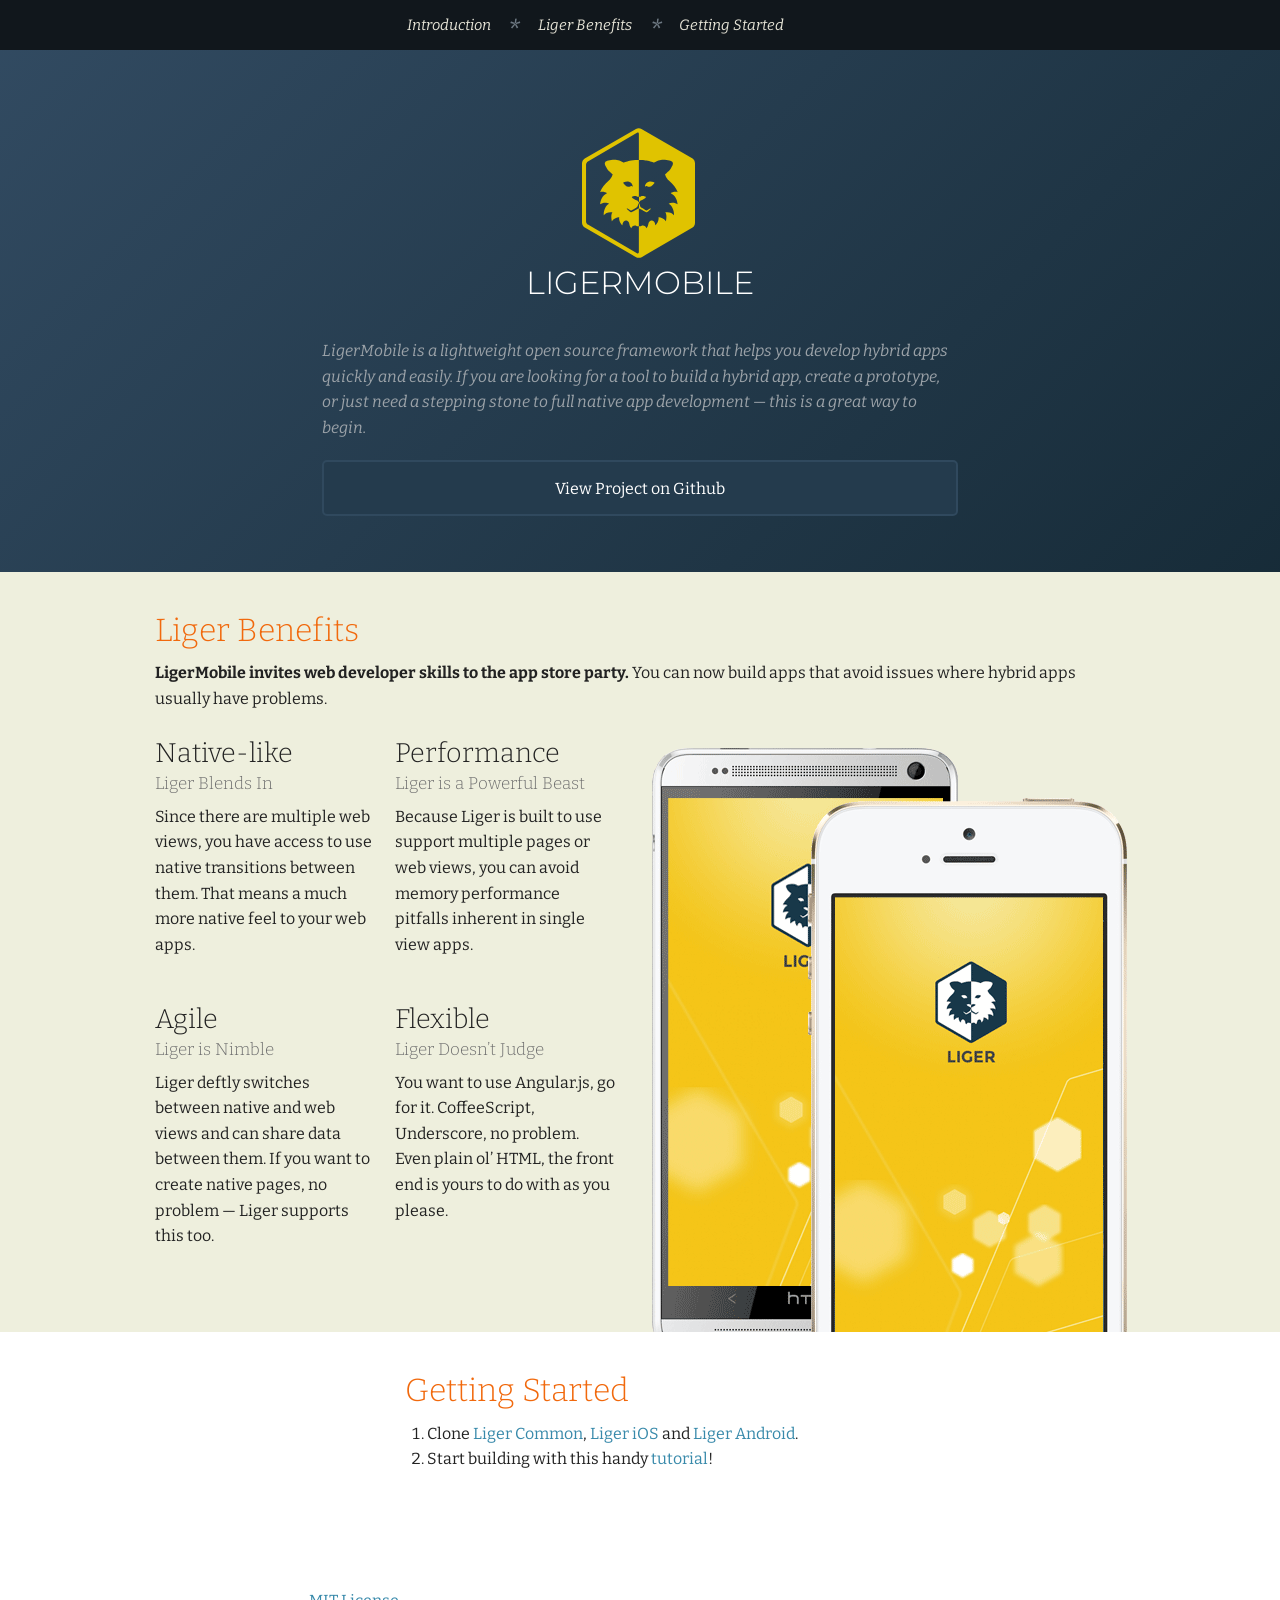
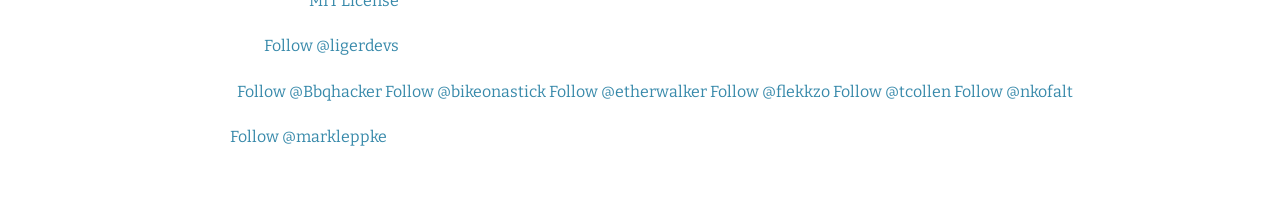
<file: index.html>
<!doctype html>

<html class="no-js" lang="en">

<html >

	<head>
		<meta charset="utf-8" />

		<meta name="viewport" content="width=device-width, initial-scale=1.0" />
		<title>LigerMobile Framework</title>
		<meta name="description" content="Liger is a lightweight open source framework that helps you develop hybrid apps quickly and easily." />
		<meta name="author" content="Mark Leppke">

		<link rel="icon" href="liger.ico" type="image/x-icon">

		<link rel="stylesheet" href="stylesheets/app.css" type="text/css"/>
		<script src="bower_components/modernizr/modernizr.js"></script>
	</head>
	<body>



<div class="fixed ">
<nav class="top-bar" data-topbar>
  <ul class="title-area">
    <li class="name">
      <h1><!--<a href="#">My Site</a>--></h1>
    </li>
    <li class="toggle-topbar menu-icon"><a href="#">Menu</a></li>
  </ul>

	<section class="top-bar-section">
		<!-- Right Nav Section -->
		<ul class="" >
			<li class="active"><a href="#Introduction">Introduction</a></li>
			<li class="bullet hide-for-small">*</li>
			<li class="active"><a href="#LigerBenefits">Liger Benefits</a></li>
			<li class="bullet hide-for-small">*</li>
			<li class="active"><a href="#GetStarted">Getting Started</a></li>
		</ul>
	</section>
</nav>
</div>



<article>


<section class="row">

	<div id="intro" class="medium-8 large-8 columns small-centered">
		<a id="Introduction"></a>
		<div ><img src="images/liger-logo.svg" /></div>
		<h1 class="text-center">LigerMobile</h1>

		<p><em>LigerMobile is a lightweight open source framework that helps you develop hybrid apps quickly and easily. If you are looking for a tool to build a hybrid app, create a prototype, or just need a stepping stone to full native app development &mdash; this is a great way to begin.</em></p>
		<p><a href="https://github.com/reachlocal/liger" class="button radius expand" id="call-to-action">View Project on Github</a></p>



	</div>
</section>

<section class="benefits" >
<div class="row">

	<div  class="medium-12 large-12 columns small-centered">

	<h2><a id="LigerBenefits"></a>Liger Benefits</h2>
	<p><strong>LigerMobile invites web developer skills to the app store party.</strong> You can now build apps that avoid issues where hybrid apps usually have problems.</p>

	<div class="row">
		<div class="medium-6 large-6 columns">
			<ul class="small-block-grid-1 medium-block-grid-1 large-block-grid-2">
			<li>
				<h3>Native-like</h3>
				<h4 class="subheader">Liger Blends In</h4>
				<p >Since there are multiple web views, you have access to use native transitions between them. That means a much more native feel to your web apps.</p></li>
			<li>
				<h3>Performance</h3>
				<h4 class="subheader">Liger is a Powerful Beast</h4>
				<p >Because Liger is built to use support multiple pages or web views, you can avoid memory performance pitfalls inherent in single view apps.</p>
			</li>
			<li>
				<h3>Agile</h3>
				<h4 class="subheader">Liger is Nimble</h4>
				<p>Liger deftly switches between native and web views and can share data between them. If you want to create native pages, no problem &mdash; Liger supports this too.</p>
			</li>
			<li>
				<h3>Flexible</h3>
				<h4 class="subheader">Liger Doesn&rsquo;t Judge</h4>
				<p>You want to use Angular.js, go for it. CoffeeScript, Underscore, no problem. Even plain ol&rsquo; HTML, the front end is yours to do with as you please.</p>
			</li>
			</ul>
		</div>
		<div class="examples">
			<img src="images/phones.png" alt="example screens" />
		</div>
	</div>
</div>

</section>

<section class="get-started">
<div class="row">
	<div class="medium-8 large-6 columns small-centered">


		<h2><a id="GetStarted"></a>Getting Started</h2>

		<ol>
			<li>Clone <a href="https://github.com/reachlocal/liger-common">Liger Common</a>, <a href="https://github.com/reachlocal/liger-ios">Liger iOS</a> and <a href="https://github.com/reachlocal/liger-android">Liger Android</a>.</li>
			<li>Start building with this handy <a href="https://github.com/reachlocal/liger/tree/master/tutorials">tutorial</a>!</li>
		</ol>

	</div>
</div>
</section>

</article>

<footer>
<div class="row">
	<div  class="medium-10 large-12 columns small-centered">

	<p>Published under the <a href="http://opensource.org/licenses/MIT">MIT License</a></p>
	<p>Maintained by <a href="https://twitter.com/ligerdevs" class="twitter-follow-button" data-show-count="false">Follow @ligerdevs</a></p>
	<p>Created by
		<a href="https://twitter.com/Bbqhacker" class="twitter-follow-button" data-show-count="false">Follow @Bbqhacker</a>
		<a href="https://twitter.com/bikeonastick" class="twitter-follow-button" data-show-count="false">Follow @bikeonastick</a>
		<a href="https://twitter.com/etherwalker" class="twitter-follow-button" data-show-count="false">Follow @etherwalker</a>
		<a href="https://twitter.com/flekkzo" class="twitter-follow-button" data-show-count="false">Follow @flekkzo</a>
		<a href="https://twitter.com/tcollen" class="twitter-follow-button" data-show-count="false">Follow @tcollen</a>
		<a href="https://twitter.com/nkofalt" class="twitter-follow-button" data-show-count="false">Follow @nkofalt</a>
	</p>
	<p>Design by <a href="https://twitter.com/markleppke" class="twitter-follow-button" data-show-count="false">Follow @markleppke</a></p>

	</div>
</div>
</footer>

<!-- Scripts -->

<!-- Twitter Button -->
<script>!function(d,s,id){var js,fjs=d.getElementsByTagName(s)[0],p=/^http:/.test(d.location)?'http':'https';if(!d.getElementById(id)){js=d.createElement(s);js.id=id;js.src=p+'://platform.twitter.com/widgets.js';fjs.parentNode.insertBefore(js,fjs);}}(document, 'script', 'twitter-wjs');</script>

<script src="bower_components/jquery/jquery.js"></script>
<script src="bower_components/foundation/js/foundation.min.js"></script>
<script src="js/app.js"></script>

</body>

</html>
</file>
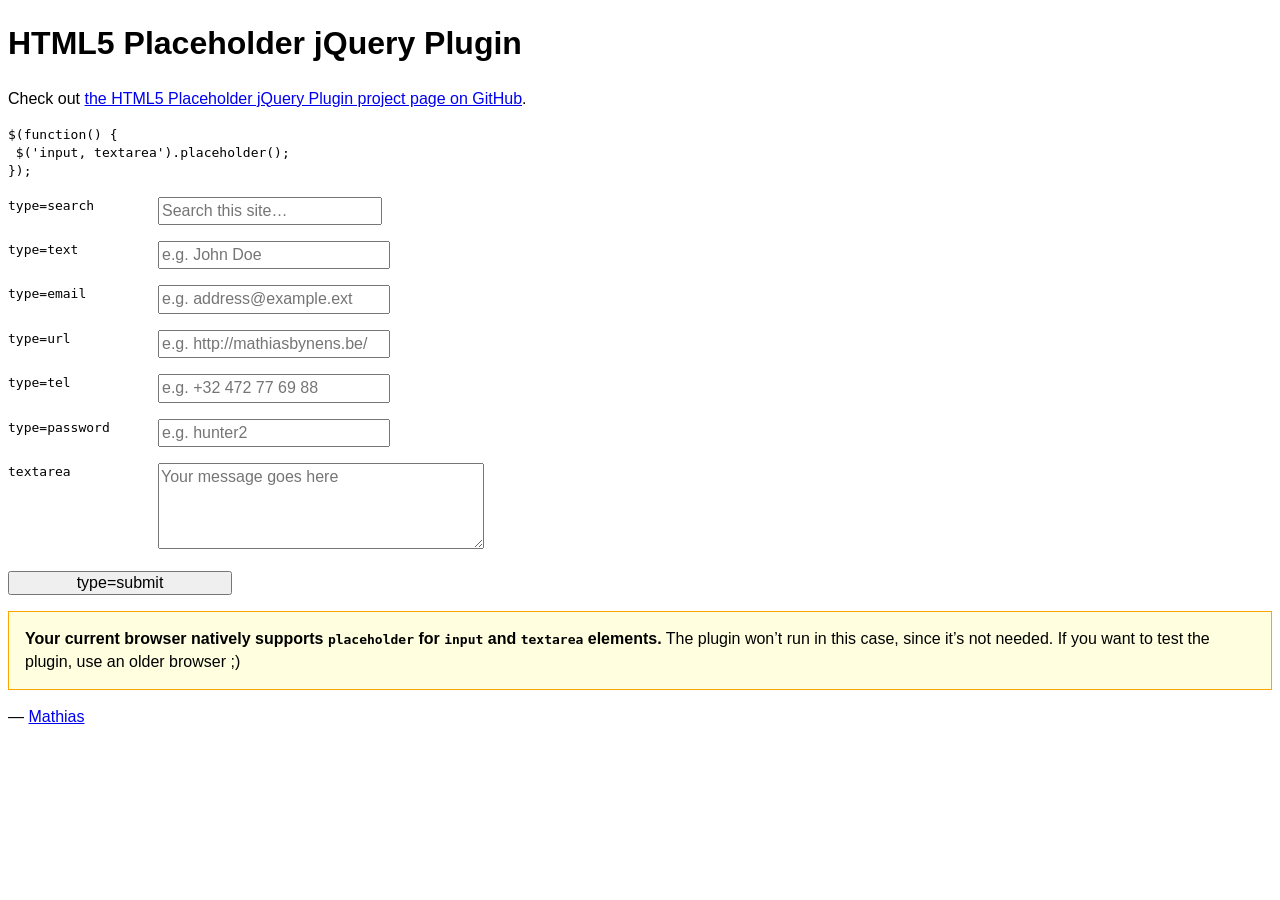
<file: bower_components/jquery-placeholder/demo.html>
<!DOCTYPE html>
<!-- If you’re looking for the online demo, it’s here: http://mathiasbynens.be/demo/placeholder -->
<html lang="en">
 <head>
  <meta charset="utf-8">
  <title>HTML5 placeholder jQuery Plugin</title>
  <style>
   body, input, textarea { font: 1em/1.4 Helvetica, Arial; }
   label code { cursor: pointer; float: left; width: 150px; }
   input { width: 14em; }
   textarea { height: 5em; width: 20em; }
   .placeholder { color: #aaa; }
   .note { border: 1px solid orange; padding: 1em; background: #ffffe0; }
    /* #p { background: lime; } */
  </style>
 </head>
 <body>
  <h1>HTML5 Placeholder jQuery Plugin</h1>
  <p>Check out <a href="https://github.com/mathiasbynens/Placeholder-jQuery-Plugin">the HTML5 Placeholder jQuery Plugin project page on GitHub</a>.</p>
  <pre><code>$(function() {<br> $('input, textarea').placeholder();<br>});</code></pre>
  <form>
   <p><label><code>type=search</code> <input type="search" name="search" placeholder="Search this site…"></label></p>
   <p><label><code>type=text</code> <input type="text" name="name" placeholder="e.g. John Doe"></label></p>
   <p><label><code>type=email</code> <input type="email" name="email" placeholder="e.g. address@example.ext"></label></p>
   <p><label><code>type=url</code> <input type="url" name="url" placeholder="e.g. http://mathiasbynens.be/"></label></p>
   <p><label><code>type=tel</code> <input type="tel" name="tel" placeholder="e.g. +32 472 77 69 88"></label></p>
   <p><label for="p"><code>type=password</code> </label><input type="password" name="password" placeholder="e.g. hunter2" id="p"></p>
   <p><label><code>textarea</code> <textarea name="message" placeholder="Your message goes here"></textarea></label></p>
   <p><input type="submit" value="type=submit"></p>
  </form>
  <p>— <a href="http://mathiasbynens.be/" title="Mathias Bynens, front-end developer">Mathias</a></p>
  <script src="http://ajax.googleapis.com/ajax/libs/jquery/1.7.2/jquery.js"></script>
  <script src="jquery.placeholder.js"></script>
  <script>
   // To test the @id toggling on password inputs in browsers that don’t support changing an input’s @type dynamically (e.g. Firefox 3.6 or IE), uncomment this:
   // $.fn.hide = function() { return this; }
   // Then uncomment the last rule in the <style> element (in the <head>).
   $(function() {
    // Invoke the plugin
    $('input, textarea').placeholder();
    // That’s it, really.
    // Now display a message if the browser supports placeholder natively
    var html;
    if ($.fn.placeholder.input && $.fn.placeholder.textarea) {
     html = '<strong>Your current browser natively supports <code>placeholder</code> for <code>input</code> and <code>textarea</code> elements.</strong> The plugin won’t run in this case, since it’s not needed. If you want to test the plugin, use an older browser ;)';
    } else if ($.fn.placeholder.input) {
     html = '<strong>Your current browser natively supports <code>placeholder</code> for <code>input</code> elements, but not for <code>textarea</code> elements.</strong> The plugin will only do its thang on the <code>textarea</code>s.';
    }
    if (html) {
     $('<p class="note">' + html + '</p>').insertAfter('form');
    }
   });
  </script>
 </body>
</html>
</file>
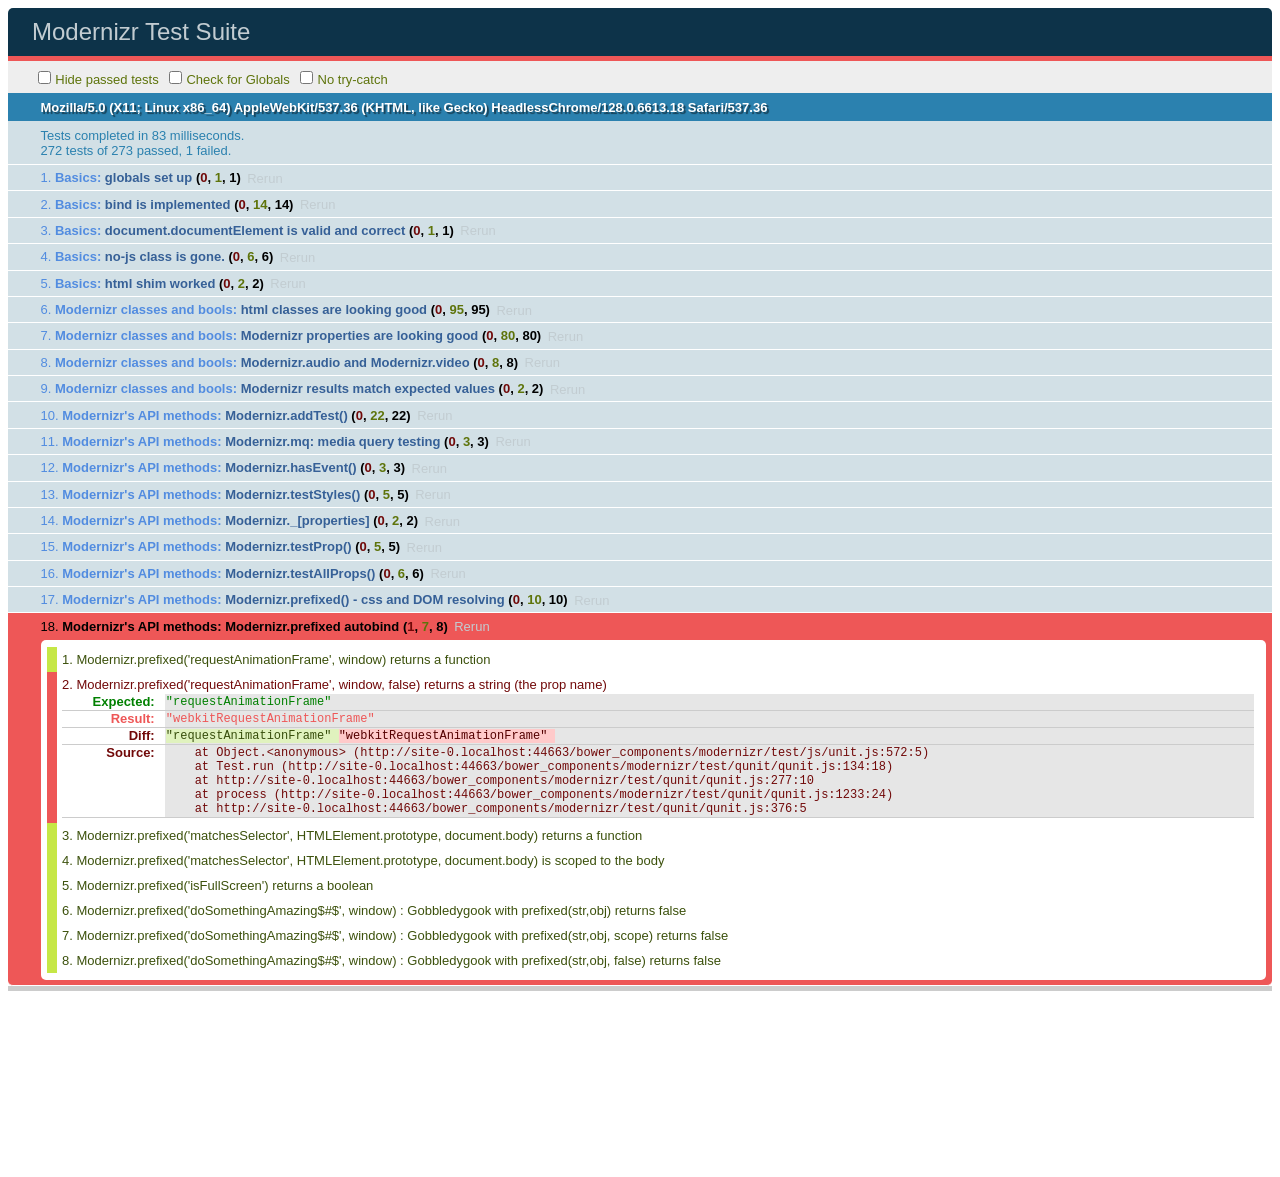
<file: bower_components/modernizr/test/basic.html>
<!DOCTYPE html>
<html class="+no-js no-js- no-js i-has-no-js">
<head>
  <meta charset="UTF-8">
  <title>Modernizr Test Suite</title>
  <link rel="stylesheet" href="qunit/qunit.css">
  <style>
     body { margin-bottom: 150px;}
     #testbed { font-family: Helvetica; color: #444; padding-bottom: 100px;}
     #testbed button { margin: 30px; font-size: 13px;}
     .data-notes, .offScreen { display:none;}
     table { width: 100%;}
     tbody tr:nth-child(even) td, tbody tr:nth-child(even) th {  border: 1px solid #ccc; border-left: 0; border-right: 0;}
     table td:nth-child(even), table th:nth-child(even) { background: #e6e6e6;}
     table tbody tr:hover td, table tbody tr:hover th { background: #e1e100!important;}
     td.wrong { background:red!important;}
     #html5section { visibility: hidden; }
     h1 label { display:none;}
     .output { padding: 0 0 0 16px;}
     .output ul { margin: 0;}
     .output li { color: #854747; }
     .output li.yes{color:#090;}
     .output li b{color:#000;}
     .output {font:14px/1.3 Inconsolata,Consolas,monospace;
                    -webkit-column-count: 5;
                       -moz-column-count: 5;
                            column-count: 5;}
      .output + .output { border-top: 5px solid #ccc; }
      textarea { width: 100%; min-height: 75px;}
      #caniusetrigger { font-size: 38px; font-family: monospace; display:block; }
  </style>

  <script src="https://raw.github.com/Modernizr/Modernizr/master/modernizr.js"></script>

  <script>window.Modernizr || document.write('<script src="../modernizr.js"><\/script>')</script>

  <script src="js/lib/polyfills.js"></script>
  <script src="js/lib/detect-global.js"></script>
  
  <script src="qunit/qunit.js"></script>
  <script src="js/lib/jquery-1.7b2.js"></script>
  
  <script src="js/setup.js"></script>
  
  <script src="js/unit.js"></script>
</head>
<body>
  <h1 id="qunit-header">Modernizr Test Suite</h1>
  <h2 id="qunit-banner"></h2>
  <div id="qunit-testrunner-toolbar"></div>
  <h2 id="qunit-userAgent"></h2>

  <ol id="qunit-tests"></ol>

  <div id="mod-output" class=output></div>
  <div id="mod-feattest-output" class=output></div>


  <br>
 
  <section><aside>this is an aside within a section</aside></section>
  
  
</body>
</html>
</file>
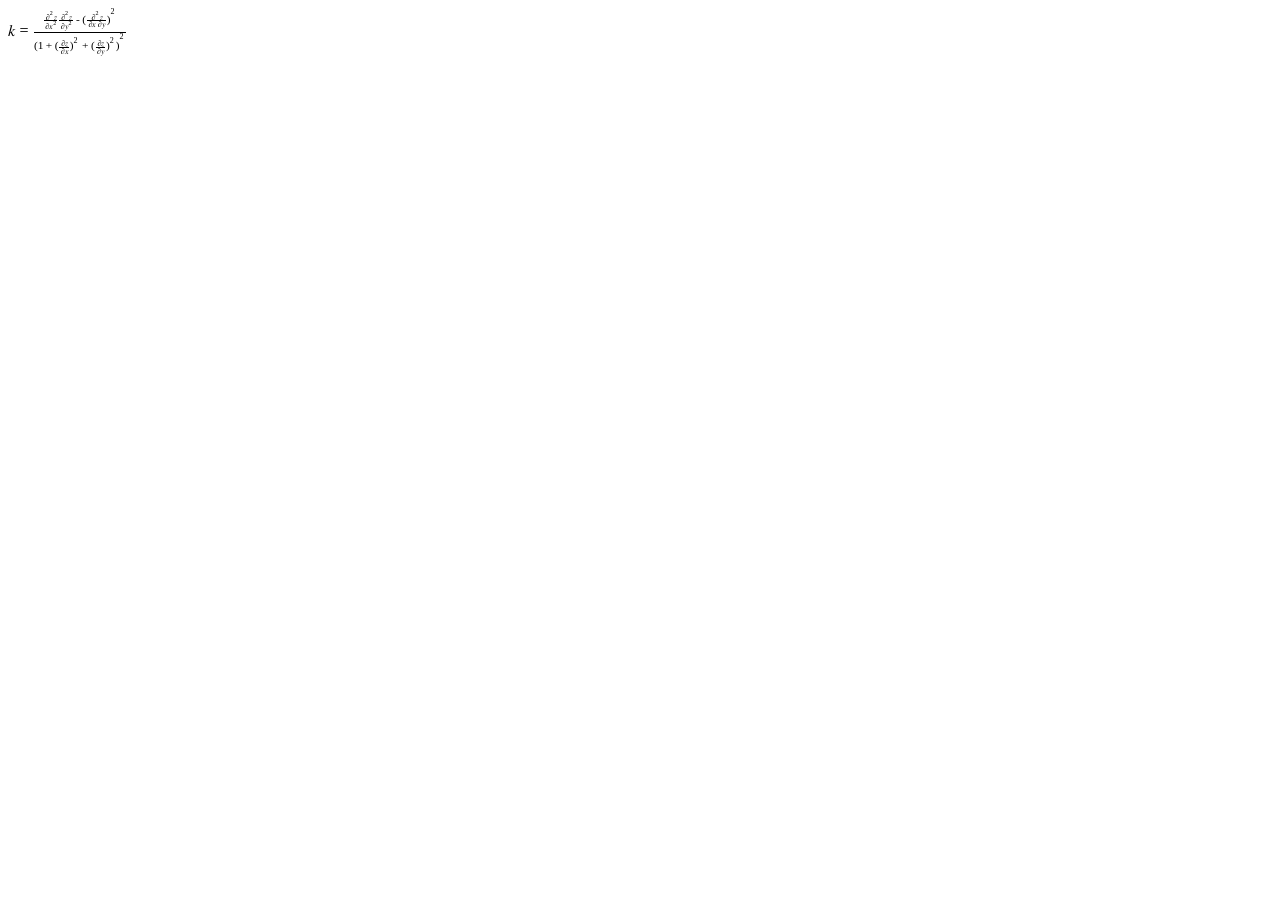
<file: bower_components/modernizr/test/caniuse_files/mathml.html>
<?xml version="1.0" encoding="utf-8"?>
<!DOCTYPE html PUBLIC "-//W3C//DTD XHTML 1.1 plus MathML 2.0//EN" "http://www.w3.org/Math/DTD/mathml2/xhtml-math11-f.dtd"><html xmlns="http://www.w3.org/1999/xhtml" xmlns:html="http://www.w3.org/1999/xhtml">
<head>
	<meta http-equiv="content-type" content="text/html; charset=utf-8" />
	<title>Untitled</title>
</head>
<body>
<math xmlns="http://www.w3.org/1998/Math/MathML">
<mrow>
  <mi>k</mi>
  <mo>=</mo>
  <mfrac>
    <mrow>
      <mfrac>
         <mrow>
          <msup>
            <mo>∂</mo>
            <mn>2</mn>
          </msup>
          <mi>z</mi>
        </mrow>
        <mrow>
          <mo>∂</mo>
          <msup>
            <mi>x</mi>
            <mn>2</mn>
          </msup>
        </mrow>
      </mfrac>
      <mfrac>
        <mrow>
          <msup>
            <mo>∂</mo>
            <mn>2</mn>
          </msup>
          <mi>z</mi>
        </mrow>
        <mrow>
          <mo>∂</mo>
          <msup>
            <mi>y</mi>
            <mn>2</mn>
          </msup>
        </mrow>
      </mfrac>
      <mo>-</mo>
      <msup>
        <mrow>
          <mo>(</mo>
          <mfrac>
            <mrow>
              <msup>
                <mo>∂</mo>
                <mn>2</mn>
              </msup>
              <mi>z</mi>
            </mrow>
            <mrow>
              <mo>∂</mo>
              <mi>x</mi>
              <mo>∂</mo>
              <mi>y</mi>
              </mrow>
          </mfrac>
          <mo>)</mo>
        </mrow>
        <mn>2</mn>
      </msup>
    </mrow>
    <mrow>
      <msup>
        <mrow>
          <mo>(</mo>
          <mn>1</mn>
          <mo>+</mo>
          <msup>
            <mrow>
              <mo>(</mo>
              <mfrac>
                <mrow>
                  <mo>∂</mo>
                  <mi>z</mi>
                </mrow>
                <mrow>
                  <mo>∂</mo>
                  <mi>x</mi>
                </mrow>
              </mfrac>
              <mo>)</mo>
            </mrow>
            <mn>2</mn>
          </msup>
          <mo>+</mo>
          <msup>
            <mrow>
              <mo>(</mo>
              <mfrac>
                <mrow>
                  <mo>∂</mo>
                  <mi>z</mi>
                </mrow>
                <mrow>
                  <mo>∂</mo>
                  <mi>y</mi>
                </mrow>
              </mfrac>
              <mo>)</mo>
            </mrow>
            <mn>2</mn>
          </msup>
          <mo>)</mo>
        </mrow>
        <mn>2</mn>
      </msup>
    </mrow>
  </mfrac>
</mrow>
</math>
</body>
</html>
</file>
<file: stylesheets/app.css>
@import url(http://fonts.googleapis.com/css?family=Bitter:400,700,400italic|Montserrat);
/* normalize.css v2.1.2 | MIT License | git.io/normalize */
/* ==========================================================================
   HTML5 display definitions
   ========================================================================== */
/**
 * Correct `block` display not defined in IE 8/9.
 */
/* line 22, ../bower_components/foundation/scss/normalize.scss */
article,
aside,
details,
figcaption,
figure,
footer,
header,
hgroup,
main,
nav,
section,
summary {
  display: block;
}

/**
 * Correct `inline-block` display not defined in IE 8/9.
 */
/* line 32, ../bower_components/foundation/scss/normalize.scss */
audio,
canvas,
video {
  display: inline-block;
}

/**
 * Prevent modern browsers from displaying `audio` without controls.
 * Remove excess height in iOS 5 devices.
 */
/* line 41, ../bower_components/foundation/scss/normalize.scss */
audio:not([controls]) {
  display: none;
  height: 0;
}

/**
 * Address `[hidden]` styling not present in IE 8/9.
 * Hide the `template` element in IE, Safari, and Firefox < 22.
 */
/* line 52, ../bower_components/foundation/scss/normalize.scss */
[hidden],
template {
  display: none;
}

/* line 56, ../bower_components/foundation/scss/normalize.scss */
script {
  display: none !important;
}

/* ==========================================================================
   Base
   ========================================================================== */
/**
 * 1. Set default font family to sans-serif.
 * 2. Prevent iOS text size adjust after orientation change, without disabling
 *    user zoom.
 */
/* line 70, ../bower_components/foundation/scss/normalize.scss */
html {
  font-family: sans-serif;
  /* 1 */
  -ms-text-size-adjust: 100%;
  /* 2 */
  -webkit-text-size-adjust: 100%;
  /* 2 */
}

/**
 * Remove default margin.
 */
/* line 80, ../bower_components/foundation/scss/normalize.scss */
body {
  margin: 0;
}

/* ==========================================================================
   Links
   ========================================================================== */
/**
 * Remove the gray background color from active links in IE 10.
 */
/* line 92, ../bower_components/foundation/scss/normalize.scss */
a {
  background: transparent;
}

/**
 * Address `outline` inconsistency between Chrome and other browsers.
 */
/* line 100, ../bower_components/foundation/scss/normalize.scss */
a:focus {
  outline: thin dotted;
}

/**
 * Improve readability when focused and also mouse hovered in all browsers.
 */
/* line 109, ../bower_components/foundation/scss/normalize.scss */
a:active,
a:hover {
  outline: 0;
}

/* ==========================================================================
   Typography
   ========================================================================== */
/**
 * Address variable `h1` font-size and margin within `section` and `article`
 * contexts in Firefox 4+, Safari 5, and Chrome.
 */
/* line 122, ../bower_components/foundation/scss/normalize.scss */
h1 {
  font-size: 2em;
  margin: 0.67em 0;
}

/**
 * Address styling not present in IE 8/9, Safari 5, and Chrome.
 */
/* line 131, ../bower_components/foundation/scss/normalize.scss */
abbr[title] {
  border-bottom: 1px dotted;
}

/**
 * Address style set to `bolder` in Firefox 4+, Safari 5, and Chrome.
 */
/* line 140, ../bower_components/foundation/scss/normalize.scss */
b,
strong {
  font-weight: bold;
}

/**
 * Address styling not present in Safari 5 and Chrome.
 */
/* line 148, ../bower_components/foundation/scss/normalize.scss */
dfn {
  font-style: italic;
}

/**
 * Address differences between Firefox and other browsers.
 */
/* line 156, ../bower_components/foundation/scss/normalize.scss */
hr {
  -moz-box-sizing: content-box;
  box-sizing: content-box;
  height: 0;
}

/**
 * Address styling not present in IE 8/9.
 */
/* line 166, ../bower_components/foundation/scss/normalize.scss */
mark {
  background: #ff0;
  color: #000;
}

/**
 * Correct font family set oddly in Safari 5 and Chrome.
 */
/* line 178, ../bower_components/foundation/scss/normalize.scss */
code,
kbd,
pre,
samp {
  font-family: monospace, serif;
  font-size: 1em;
}

/**
 * Improve readability of pre-formatted text in all browsers.
 */
/* line 187, ../bower_components/foundation/scss/normalize.scss */
pre {
  white-space: pre-wrap;
}

/**
 * Set consistent quote types.
 */
/* line 195, ../bower_components/foundation/scss/normalize.scss */
q {
  quotes: "\201C" "\201D" "\2018" "\2019";
}

/**
 * Address inconsistent and variable font size in all browsers.
 */
/* line 203, ../bower_components/foundation/scss/normalize.scss */
small {
  font-size: 80%;
}

/**
 * Prevent `sub` and `sup` affecting `line-height` in all browsers.
 */
/* line 212, ../bower_components/foundation/scss/normalize.scss */
sub,
sup {
  font-size: 75%;
  line-height: 0;
  position: relative;
  vertical-align: baseline;
}

/* line 219, ../bower_components/foundation/scss/normalize.scss */
sup {
  top: -0.5em;
}

/* line 223, ../bower_components/foundation/scss/normalize.scss */
sub {
  bottom: -0.25em;
}

/* ==========================================================================
   Embedded content
   ========================================================================== */
/**
 * Remove border when inside `a` element in IE 8/9.
 */
/* line 235, ../bower_components/foundation/scss/normalize.scss */
img {
  border: 0;
}

/**
 * Correct overflow displayed oddly in IE 9.
 */
/* line 243, ../bower_components/foundation/scss/normalize.scss */
svg:not(:root) {
  overflow: hidden;
}

/* ==========================================================================
   Figures
   ========================================================================== */
/**
 * Address margin not present in IE 8/9 and Safari 5.
 */
/* line 255, ../bower_components/foundation/scss/normalize.scss */
figure {
  margin: 0;
}

/* ==========================================================================
   Forms
   ========================================================================== */
/**
 * Define consistent border, margin, and padding.
 */
/* line 267, ../bower_components/foundation/scss/normalize.scss */
fieldset {
  border: 1px solid #c0c0c0;
  margin: 0 2px;
  padding: 0.35em 0.625em 0.75em;
}

/**
 * 1. Correct `color` not being inherited in IE 8/9.
 * 2. Remove padding so people aren't caught out if they zero out fieldsets.
 */
/* line 278, ../bower_components/foundation/scss/normalize.scss */
legend {
  border: 0;
  /* 1 */
  padding: 0;
  /* 2 */
}

/**
 * 1. Correct font family not being inherited in all browsers.
 * 2. Correct font size not being inherited in all browsers.
 * 3. Address margins set differently in Firefox 4+, Safari 5, and Chrome.
 */
/* line 292, ../bower_components/foundation/scss/normalize.scss */
button,
input,
select,
textarea {
  font-family: inherit;
  /* 1 */
  font-size: 100%;
  /* 2 */
  margin: 0;
  /* 3 */
}

/**
 * Address Firefox 4+ setting `line-height` on `input` using `!important` in
 * the UA stylesheet.
 */
/* line 304, ../bower_components/foundation/scss/normalize.scss */
button,
input {
  line-height: normal;
}

/**
 * Address inconsistent `text-transform` inheritance for `button` and `select`.
 * All other form control elements do not inherit `text-transform` values.
 * Correct `button` style inheritance in Chrome, Safari 5+, and IE 8+.
 * Correct `select` style inheritance in Firefox 4+ and Opera.
 */
/* line 316, ../bower_components/foundation/scss/normalize.scss */
button,
select {
  text-transform: none;
}

/**
 * 1. Avoid the WebKit bug in Android 4.0.* where (2) destroys native `audio`
 *    and `video` controls.
 * 2. Correct inability to style clickable `input` types in iOS.
 * 3. Improve usability and consistency of cursor style between image-type
 *    `input` and others.
 */
/* line 331, ../bower_components/foundation/scss/normalize.scss */
button,
html input[type="button"],
input[type="reset"],
input[type="submit"] {
  -webkit-appearance: button;
  /* 2 */
  cursor: pointer;
  /* 3 */
}

/**
 * Re-set default cursor for disabled elements.
 */
/* line 341, ../bower_components/foundation/scss/normalize.scss */
button[disabled],
html input[disabled] {
  cursor: default;
}

/**
 * 1. Address box sizing set to `content-box` in IE 8/9.
 * 2. Remove excess padding in IE 8/9.
 */
/* line 351, ../bower_components/foundation/scss/normalize.scss */
input[type="checkbox"],
input[type="radio"] {
  box-sizing: border-box;
  /* 1 */
  padding: 0;
  /* 2 */
}

/**
 * 1. Address `appearance` set to `searchfield` in Safari 5 and Chrome.
 * 2. Address `box-sizing` set to `border-box` in Safari 5 and Chrome
 *    (include `-moz` to future-proof).
 */
/* line 362, ../bower_components/foundation/scss/normalize.scss */
input[type="search"] {
  -webkit-appearance: textfield;
  /* 1 */
  -moz-box-sizing: content-box;
  -webkit-box-sizing: content-box;
  /* 2 */
  box-sizing: content-box;
}

/**
 * Remove inner padding and search cancel button in Safari 5 and Chrome
 * on OS X.
 */
/* line 375, ../bower_components/foundation/scss/normalize.scss */
input[type="search"]::-webkit-search-cancel-button,
input[type="search"]::-webkit-search-decoration {
  -webkit-appearance: none;
}

/**
 * Remove inner padding and border in Firefox 4+.
 */
/* line 384, ../bower_components/foundation/scss/normalize.scss */
button::-moz-focus-inner,
input::-moz-focus-inner {
  border: 0;
  padding: 0;
}

/**
 * 1. Remove default vertical scrollbar in IE 8/9.
 * 2. Improve readability and alignment in all browsers.
 */
/* line 394, ../bower_components/foundation/scss/normalize.scss */
textarea {
  overflow: auto;
  /* 1 */
  vertical-align: top;
  /* 2 */
}

/* ==========================================================================
   Tables
   ========================================================================== */
/**
 * Remove most spacing between table cells.
 */
/* line 407, ../bower_components/foundation/scss/normalize.scss */
table {
  border-collapse: collapse;
  border-spacing: 0;
}

/* line 293, ../bower_components/foundation/scss/foundation/components/_global.scss */
meta.foundation-mq-small {
  font-family: "/only screen and (max-width: 40em)/";
  width: 0em;
}

/* line 298, ../bower_components/foundation/scss/foundation/components/_global.scss */
meta.foundation-mq-medium {
  font-family: "/only screen and (min-width:40.063em)/";
  width: 40.063em;
}

/* line 303, ../bower_components/foundation/scss/foundation/components/_global.scss */
meta.foundation-mq-large {
  font-family: "/only screen and (min-width:64.063em)/";
  width: 64.063em;
}

/* line 308, ../bower_components/foundation/scss/foundation/components/_global.scss */
meta.foundation-mq-xlarge {
  font-family: "/only screen and (min-width:90.063em)/";
  width: 90.063em;
}

/* line 313, ../bower_components/foundation/scss/foundation/components/_global.scss */
meta.foundation-mq-xxlarge {
  font-family: "/only screen and (min-width:120.063em)/";
  width: 120.063em;
}

/* line 323, ../bower_components/foundation/scss/foundation/components/_global.scss */
*,
*:before,
*:after {
  -moz-box-sizing: border-box;
  -webkit-box-sizing: border-box;
  box-sizing: border-box;
}

/* line 328, ../bower_components/foundation/scss/foundation/components/_global.scss */
html,
body {
  font-size: 100%;
}

/* line 331, ../bower_components/foundation/scss/foundation/components/_global.scss */
body {
  background: white;
  color: #222222;
  padding: 0;
  margin: 0;
  font-family: "Bitter", Georgia, serif;
  font-weight: normal;
  font-style: normal;
  line-height: 1;
  position: relative;
  cursor: default;
}

/* line 344, ../bower_components/foundation/scss/foundation/components/_global.scss */
a:hover {
  cursor: pointer;
}

/* line 349, ../bower_components/foundation/scss/foundation/components/_global.scss */
img,
object,
embed {
  max-width: 100%;
  height: auto;
}

/* line 352, ../bower_components/foundation/scss/foundation/components/_global.scss */
object,
embed {
  height: 100%;
}

/* line 353, ../bower_components/foundation/scss/foundation/components/_global.scss */
img {
  -ms-interpolation-mode: bicubic;
}

/* line 359, ../bower_components/foundation/scss/foundation/components/_global.scss */
#map_canvas img,
#map_canvas embed,
#map_canvas object,
.map_canvas img,
.map_canvas embed,
.map_canvas object {
  max-width: none !important;
}

/* line 364, ../bower_components/foundation/scss/foundation/components/_global.scss */
.left {
  float: left !important;
}

/* line 365, ../bower_components/foundation/scss/foundation/components/_global.scss */
.right {
  float: right !important;
}

/* line 366, ../bower_components/foundation/scss/foundation/components/_global.scss */
.clearfix {
  *zoom: 1;
}
/* line 159, ../bower_components/foundation/scss/foundation/components/_global.scss */
.clearfix:before, .clearfix:after {
  content: " ";
  display: table;
}
/* line 160, ../bower_components/foundation/scss/foundation/components/_global.scss */
.clearfix:after {
  clear: both;
}

/* line 367, ../bower_components/foundation/scss/foundation/components/_global.scss */
.text-left {
  text-align: left !important;
}

/* line 368, ../bower_components/foundation/scss/foundation/components/_global.scss */
.text-right {
  text-align: right !important;
}

/* line 369, ../bower_components/foundation/scss/foundation/components/_global.scss */
.text-center {
  text-align: center !important;
}

/* line 370, ../bower_components/foundation/scss/foundation/components/_global.scss */
.text-justify {
  text-align: justify !important;
}

/* line 371, ../bower_components/foundation/scss/foundation/components/_global.scss */
.hide {
  display: none;
}

/* line 373, ../bower_components/foundation/scss/foundation/components/_global.scss */
.start {
  float: left !important;
}

/* line 374, ../bower_components/foundation/scss/foundation/components/_global.scss */
.end {
  float: right !important;
}

/* line 375, ../bower_components/foundation/scss/foundation/components/_global.scss */
.text-start {
  text-align: left !important;
}

/* line 376, ../bower_components/foundation/scss/foundation/components/_global.scss */
.text-end {
  text-align: right !important;
}

/* line 382, ../bower_components/foundation/scss/foundation/components/_global.scss */
.antialiased {
  -webkit-font-smoothing: antialiased;
  -moz-osx-font-smoothing: grayscale;
}

/* line 385, ../bower_components/foundation/scss/foundation/components/_global.scss */
img {
  display: inline-block;
  vertical-align: middle;
}

/* line 395, ../bower_components/foundation/scss/foundation/components/_global.scss */
textarea {
  height: auto;
  min-height: 50px;
}

/* line 398, ../bower_components/foundation/scss/foundation/components/_global.scss */
select {
  width: 100%;
}

/* line 70, ../bower_components/foundation/scss/foundation/components/_block-grid.scss */
[class*="block-grid-"] {
  display: block;
  padding: 0;
  margin: 0 0 0 -0.625rem;
  *zoom: 1;
}
/* line 159, ../bower_components/foundation/scss/foundation/components/_global.scss */
[class*="block-grid-"]:before, [class*="block-grid-"]:after {
  content: " ";
  display: table;
}
/* line 160, ../bower_components/foundation/scss/foundation/components/_global.scss */
[class*="block-grid-"]:after {
  clear: both;
}
/* line 35, ../bower_components/foundation/scss/foundation/components/_block-grid.scss */
[class*="block-grid-"] > li {
  display: inline;
  height: auto;
  float: left;
  padding: 0 0.625rem 1.25rem;
}

@media only screen {
  /* line 44, ../bower_components/foundation/scss/foundation/components/_block-grid.scss */
  .small-block-grid-1 > li {
    width: 100%;
    padding: 0 0.625rem 1.25rem;
    list-style: none;
  }
  /* line 49, ../bower_components/foundation/scss/foundation/components/_block-grid.scss */
  .small-block-grid-1 > li:nth-of-type(n) {
    clear: none;
  }
  /* line 50, ../bower_components/foundation/scss/foundation/components/_block-grid.scss */
  .small-block-grid-1 > li:nth-of-type(1n+1) {
    clear: both;
  }

  /* line 44, ../bower_components/foundation/scss/foundation/components/_block-grid.scss */
  .small-block-grid-2 > li {
    width: 50%;
    padding: 0 0.625rem 1.25rem;
    list-style: none;
  }
  /* line 49, ../bower_components/foundation/scss/foundation/components/_block-grid.scss */
  .small-block-grid-2 > li:nth-of-type(n) {
    clear: none;
  }
  /* line 50, ../bower_components/foundation/scss/foundation/components/_block-grid.scss */
  .small-block-grid-2 > li:nth-of-type(2n+1) {
    clear: both;
  }

  /* line 44, ../bower_components/foundation/scss/foundation/components/_block-grid.scss */
  .small-block-grid-3 > li {
    width: 33.33333%;
    padding: 0 0.625rem 1.25rem;
    list-style: none;
  }
  /* line 49, ../bower_components/foundation/scss/foundation/components/_block-grid.scss */
  .small-block-grid-3 > li:nth-of-type(n) {
    clear: none;
  }
  /* line 50, ../bower_components/foundation/scss/foundation/components/_block-grid.scss */
  .small-block-grid-3 > li:nth-of-type(3n+1) {
    clear: both;
  }

  /* line 44, ../bower_components/foundation/scss/foundation/components/_block-grid.scss */
  .small-block-grid-4 > li {
    width: 25%;
    padding: 0 0.625rem 1.25rem;
    list-style: none;
  }
  /* line 49, ../bower_components/foundation/scss/foundation/components/_block-grid.scss */
  .small-block-grid-4 > li:nth-of-type(n) {
    clear: none;
  }
  /* line 50, ../bower_components/foundation/scss/foundation/components/_block-grid.scss */
  .small-block-grid-4 > li:nth-of-type(4n+1) {
    clear: both;
  }

  /* line 44, ../bower_components/foundation/scss/foundation/components/_block-grid.scss */
  .small-block-grid-5 > li {
    width: 20%;
    padding: 0 0.625rem 1.25rem;
    list-style: none;
  }
  /* line 49, ../bower_components/foundation/scss/foundation/components/_block-grid.scss */
  .small-block-grid-5 > li:nth-of-type(n) {
    clear: none;
  }
  /* line 50, ../bower_components/foundation/scss/foundation/components/_block-grid.scss */
  .small-block-grid-5 > li:nth-of-type(5n+1) {
    clear: both;
  }

  /* line 44, ../bower_components/foundation/scss/foundation/components/_block-grid.scss */
  .small-block-grid-6 > li {
    width: 16.66667%;
    padding: 0 0.625rem 1.25rem;
    list-style: none;
  }
  /* line 49, ../bower_components/foundation/scss/foundation/components/_block-grid.scss */
  .small-block-grid-6 > li:nth-of-type(n) {
    clear: none;
  }
  /* line 50, ../bower_components/foundation/scss/foundation/components/_block-grid.scss */
  .small-block-grid-6 > li:nth-of-type(6n+1) {
    clear: both;
  }

  /* line 44, ../bower_components/foundation/scss/foundation/components/_block-grid.scss */
  .small-block-grid-7 > li {
    width: 14.28571%;
    padding: 0 0.625rem 1.25rem;
    list-style: none;
  }
  /* line 49, ../bower_components/foundation/scss/foundation/components/_block-grid.scss */
  .small-block-grid-7 > li:nth-of-type(n) {
    clear: none;
  }
  /* line 50, ../bower_components/foundation/scss/foundation/components/_block-grid.scss */
  .small-block-grid-7 > li:nth-of-type(7n+1) {
    clear: both;
  }

  /* line 44, ../bower_components/foundation/scss/foundation/components/_block-grid.scss */
  .small-block-grid-8 > li {
    width: 12.5%;
    padding: 0 0.625rem 1.25rem;
    list-style: none;
  }
  /* line 49, ../bower_components/foundation/scss/foundation/components/_block-grid.scss */
  .small-block-grid-8 > li:nth-of-type(n) {
    clear: none;
  }
  /* line 50, ../bower_components/foundation/scss/foundation/components/_block-grid.scss */
  .small-block-grid-8 > li:nth-of-type(8n+1) {
    clear: both;
  }

  /* line 44, ../bower_components/foundation/scss/foundation/components/_block-grid.scss */
  .small-block-grid-9 > li {
    width: 11.11111%;
    padding: 0 0.625rem 1.25rem;
    list-style: none;
  }
  /* line 49, ../bower_components/foundation/scss/foundation/components/_block-grid.scss */
  .small-block-grid-9 > li:nth-of-type(n) {
    clear: none;
  }
  /* line 50, ../bower_components/foundation/scss/foundation/components/_block-grid.scss */
  .small-block-grid-9 > li:nth-of-type(9n+1) {
    clear: both;
  }

  /* line 44, ../bower_components/foundation/scss/foundation/components/_block-grid.scss */
  .small-block-grid-10 > li {
    width: 10%;
    padding: 0 0.625rem 1.25rem;
    list-style: none;
  }
  /* line 49, ../bower_components/foundation/scss/foundation/components/_block-grid.scss */
  .small-block-grid-10 > li:nth-of-type(n) {
    clear: none;
  }
  /* line 50, ../bower_components/foundation/scss/foundation/components/_block-grid.scss */
  .small-block-grid-10 > li:nth-of-type(10n+1) {
    clear: both;
  }

  /* line 44, ../bower_components/foundation/scss/foundation/components/_block-grid.scss */
  .small-block-grid-11 > li {
    width: 9.09091%;
    padding: 0 0.625rem 1.25rem;
    list-style: none;
  }
  /* line 49, ../bower_components/foundation/scss/foundation/components/_block-grid.scss */
  .small-block-grid-11 > li:nth-of-type(n) {
    clear: none;
  }
  /* line 50, ../bower_components/foundation/scss/foundation/components/_block-grid.scss */
  .small-block-grid-11 > li:nth-of-type(11n+1) {
    clear: both;
  }

  /* line 44, ../bower_components/foundation/scss/foundation/components/_block-grid.scss */
  .small-block-grid-12 > li {
    width: 8.33333%;
    padding: 0 0.625rem 1.25rem;
    list-style: none;
  }
  /* line 49, ../bower_components/foundation/scss/foundation/components/_block-grid.scss */
  .small-block-grid-12 > li:nth-of-type(n) {
    clear: none;
  }
  /* line 50, ../bower_components/foundation/scss/foundation/components/_block-grid.scss */
  .small-block-grid-12 > li:nth-of-type(12n+1) {
    clear: both;
  }
}
@media only screen and (min-width: 40.063em) {
  /* line 44, ../bower_components/foundation/scss/foundation/components/_block-grid.scss */
  .medium-block-grid-1 > li {
    width: 100%;
    padding: 0 0.625rem 1.25rem;
    list-style: none;
  }
  /* line 49, ../bower_components/foundation/scss/foundation/components/_block-grid.scss */
  .medium-block-grid-1 > li:nth-of-type(n) {
    clear: none;
  }
  /* line 50, ../bower_components/foundation/scss/foundation/components/_block-grid.scss */
  .medium-block-grid-1 > li:nth-of-type(1n+1) {
    clear: both;
  }

  /* line 44, ../bower_components/foundation/scss/foundation/components/_block-grid.scss */
  .medium-block-grid-2 > li {
    width: 50%;
    padding: 0 0.625rem 1.25rem;
    list-style: none;
  }
  /* line 49, ../bower_components/foundation/scss/foundation/components/_block-grid.scss */
  .medium-block-grid-2 > li:nth-of-type(n) {
    clear: none;
  }
  /* line 50, ../bower_components/foundation/scss/foundation/components/_block-grid.scss */
  .medium-block-grid-2 > li:nth-of-type(2n+1) {
    clear: both;
  }

  /* line 44, ../bower_components/foundation/scss/foundation/components/_block-grid.scss */
  .medium-block-grid-3 > li {
    width: 33.33333%;
    padding: 0 0.625rem 1.25rem;
    list-style: none;
  }
  /* line 49, ../bower_components/foundation/scss/foundation/components/_block-grid.scss */
  .medium-block-grid-3 > li:nth-of-type(n) {
    clear: none;
  }
  /* line 50, ../bower_components/foundation/scss/foundation/components/_block-grid.scss */
  .medium-block-grid-3 > li:nth-of-type(3n+1) {
    clear: both;
  }

  /* line 44, ../bower_components/foundation/scss/foundation/components/_block-grid.scss */
  .medium-block-grid-4 > li {
    width: 25%;
    padding: 0 0.625rem 1.25rem;
    list-style: none;
  }
  /* line 49, ../bower_components/foundation/scss/foundation/components/_block-grid.scss */
  .medium-block-grid-4 > li:nth-of-type(n) {
    clear: none;
  }
  /* line 50, ../bower_components/foundation/scss/foundation/components/_block-grid.scss */
  .medium-block-grid-4 > li:nth-of-type(4n+1) {
    clear: both;
  }

  /* line 44, ../bower_components/foundation/scss/foundation/components/_block-grid.scss */
  .medium-block-grid-5 > li {
    width: 20%;
    padding: 0 0.625rem 1.25rem;
    list-style: none;
  }
  /* line 49, ../bower_components/foundation/scss/foundation/components/_block-grid.scss */
  .medium-block-grid-5 > li:nth-of-type(n) {
    clear: none;
  }
  /* line 50, ../bower_components/foundation/scss/foundation/components/_block-grid.scss */
  .medium-block-grid-5 > li:nth-of-type(5n+1) {
    clear: both;
  }

  /* line 44, ../bower_components/foundation/scss/foundation/components/_block-grid.scss */
  .medium-block-grid-6 > li {
    width: 16.66667%;
    padding: 0 0.625rem 1.25rem;
    list-style: none;
  }
  /* line 49, ../bower_components/foundation/scss/foundation/components/_block-grid.scss */
  .medium-block-grid-6 > li:nth-of-type(n) {
    clear: none;
  }
  /* line 50, ../bower_components/foundation/scss/foundation/components/_block-grid.scss */
  .medium-block-grid-6 > li:nth-of-type(6n+1) {
    clear: both;
  }

  /* line 44, ../bower_components/foundation/scss/foundation/components/_block-grid.scss */
  .medium-block-grid-7 > li {
    width: 14.28571%;
    padding: 0 0.625rem 1.25rem;
    list-style: none;
  }
  /* line 49, ../bower_components/foundation/scss/foundation/components/_block-grid.scss */
  .medium-block-grid-7 > li:nth-of-type(n) {
    clear: none;
  }
  /* line 50, ../bower_components/foundation/scss/foundation/components/_block-grid.scss */
  .medium-block-grid-7 > li:nth-of-type(7n+1) {
    clear: both;
  }

  /* line 44, ../bower_components/foundation/scss/foundation/components/_block-grid.scss */
  .medium-block-grid-8 > li {
    width: 12.5%;
    padding: 0 0.625rem 1.25rem;
    list-style: none;
  }
  /* line 49, ../bower_components/foundation/scss/foundation/components/_block-grid.scss */
  .medium-block-grid-8 > li:nth-of-type(n) {
    clear: none;
  }
  /* line 50, ../bower_components/foundation/scss/foundation/components/_block-grid.scss */
  .medium-block-grid-8 > li:nth-of-type(8n+1) {
    clear: both;
  }

  /* line 44, ../bower_components/foundation/scss/foundation/components/_block-grid.scss */
  .medium-block-grid-9 > li {
    width: 11.11111%;
    padding: 0 0.625rem 1.25rem;
    list-style: none;
  }
  /* line 49, ../bower_components/foundation/scss/foundation/components/_block-grid.scss */
  .medium-block-grid-9 > li:nth-of-type(n) {
    clear: none;
  }
  /* line 50, ../bower_components/foundation/scss/foundation/components/_block-grid.scss */
  .medium-block-grid-9 > li:nth-of-type(9n+1) {
    clear: both;
  }

  /* line 44, ../bower_components/foundation/scss/foundation/components/_block-grid.scss */
  .medium-block-grid-10 > li {
    width: 10%;
    padding: 0 0.625rem 1.25rem;
    list-style: none;
  }
  /* line 49, ../bower_components/foundation/scss/foundation/components/_block-grid.scss */
  .medium-block-grid-10 > li:nth-of-type(n) {
    clear: none;
  }
  /* line 50, ../bower_components/foundation/scss/foundation/components/_block-grid.scss */
  .medium-block-grid-10 > li:nth-of-type(10n+1) {
    clear: both;
  }

  /* line 44, ../bower_components/foundation/scss/foundation/components/_block-grid.scss */
  .medium-block-grid-11 > li {
    width: 9.09091%;
    padding: 0 0.625rem 1.25rem;
    list-style: none;
  }
  /* line 49, ../bower_components/foundation/scss/foundation/components/_block-grid.scss */
  .medium-block-grid-11 > li:nth-of-type(n) {
    clear: none;
  }
  /* line 50, ../bower_components/foundation/scss/foundation/components/_block-grid.scss */
  .medium-block-grid-11 > li:nth-of-type(11n+1) {
    clear: both;
  }

  /* line 44, ../bower_components/foundation/scss/foundation/components/_block-grid.scss */
  .medium-block-grid-12 > li {
    width: 8.33333%;
    padding: 0 0.625rem 1.25rem;
    list-style: none;
  }
  /* line 49, ../bower_components/foundation/scss/foundation/components/_block-grid.scss */
  .medium-block-grid-12 > li:nth-of-type(n) {
    clear: none;
  }
  /* line 50, ../bower_components/foundation/scss/foundation/components/_block-grid.scss */
  .medium-block-grid-12 > li:nth-of-type(12n+1) {
    clear: both;
  }
}
@media only screen and (min-width: 64.063em) {
  /* line 44, ../bower_components/foundation/scss/foundation/components/_block-grid.scss */
  .large-block-grid-1 > li {
    width: 100%;
    padding: 0 0.625rem 1.25rem;
    list-style: none;
  }
  /* line 49, ../bower_components/foundation/scss/foundation/components/_block-grid.scss */
  .large-block-grid-1 > li:nth-of-type(n) {
    clear: none;
  }
  /* line 50, ../bower_components/foundation/scss/foundation/components/_block-grid.scss */
  .large-block-grid-1 > li:nth-of-type(1n+1) {
    clear: both;
  }

  /* line 44, ../bower_components/foundation/scss/foundation/components/_block-grid.scss */
  .large-block-grid-2 > li {
    width: 50%;
    padding: 0 0.625rem 1.25rem;
    list-style: none;
  }
  /* line 49, ../bower_components/foundation/scss/foundation/components/_block-grid.scss */
  .large-block-grid-2 > li:nth-of-type(n) {
    clear: none;
  }
  /* line 50, ../bower_components/foundation/scss/foundation/components/_block-grid.scss */
  .large-block-grid-2 > li:nth-of-type(2n+1) {
    clear: both;
  }

  /* line 44, ../bower_components/foundation/scss/foundation/components/_block-grid.scss */
  .large-block-grid-3 > li {
    width: 33.33333%;
    padding: 0 0.625rem 1.25rem;
    list-style: none;
  }
  /* line 49, ../bower_components/foundation/scss/foundation/components/_block-grid.scss */
  .large-block-grid-3 > li:nth-of-type(n) {
    clear: none;
  }
  /* line 50, ../bower_components/foundation/scss/foundation/components/_block-grid.scss */
  .large-block-grid-3 > li:nth-of-type(3n+1) {
    clear: both;
  }

  /* line 44, ../bower_components/foundation/scss/foundation/components/_block-grid.scss */
  .large-block-grid-4 > li {
    width: 25%;
    padding: 0 0.625rem 1.25rem;
    list-style: none;
  }
  /* line 49, ../bower_components/foundation/scss/foundation/components/_block-grid.scss */
  .large-block-grid-4 > li:nth-of-type(n) {
    clear: none;
  }
  /* line 50, ../bower_components/foundation/scss/foundation/components/_block-grid.scss */
  .large-block-grid-4 > li:nth-of-type(4n+1) {
    clear: both;
  }

  /* line 44, ../bower_components/foundation/scss/foundation/components/_block-grid.scss */
  .large-block-grid-5 > li {
    width: 20%;
    padding: 0 0.625rem 1.25rem;
    list-style: none;
  }
  /* line 49, ../bower_components/foundation/scss/foundation/components/_block-grid.scss */
  .large-block-grid-5 > li:nth-of-type(n) {
    clear: none;
  }
  /* line 50, ../bower_components/foundation/scss/foundation/components/_block-grid.scss */
  .large-block-grid-5 > li:nth-of-type(5n+1) {
    clear: both;
  }

  /* line 44, ../bower_components/foundation/scss/foundation/components/_block-grid.scss */
  .large-block-grid-6 > li {
    width: 16.66667%;
    padding: 0 0.625rem 1.25rem;
    list-style: none;
  }
  /* line 49, ../bower_components/foundation/scss/foundation/components/_block-grid.scss */
  .large-block-grid-6 > li:nth-of-type(n) {
    clear: none;
  }
  /* line 50, ../bower_components/foundation/scss/foundation/components/_block-grid.scss */
  .large-block-grid-6 > li:nth-of-type(6n+1) {
    clear: both;
  }

  /* line 44, ../bower_components/foundation/scss/foundation/components/_block-grid.scss */
  .large-block-grid-7 > li {
    width: 14.28571%;
    padding: 0 0.625rem 1.25rem;
    list-style: none;
  }
  /* line 49, ../bower_components/foundation/scss/foundation/components/_block-grid.scss */
  .large-block-grid-7 > li:nth-of-type(n) {
    clear: none;
  }
  /* line 50, ../bower_components/foundation/scss/foundation/components/_block-grid.scss */
  .large-block-grid-7 > li:nth-of-type(7n+1) {
    clear: both;
  }

  /* line 44, ../bower_components/foundation/scss/foundation/components/_block-grid.scss */
  .large-block-grid-8 > li {
    width: 12.5%;
    padding: 0 0.625rem 1.25rem;
    list-style: none;
  }
  /* line 49, ../bower_components/foundation/scss/foundation/components/_block-grid.scss */
  .large-block-grid-8 > li:nth-of-type(n) {
    clear: none;
  }
  /* line 50, ../bower_components/foundation/scss/foundation/components/_block-grid.scss */
  .large-block-grid-8 > li:nth-of-type(8n+1) {
    clear: both;
  }

  /* line 44, ../bower_components/foundation/scss/foundation/components/_block-grid.scss */
  .large-block-grid-9 > li {
    width: 11.11111%;
    padding: 0 0.625rem 1.25rem;
    list-style: none;
  }
  /* line 49, ../bower_components/foundation/scss/foundation/components/_block-grid.scss */
  .large-block-grid-9 > li:nth-of-type(n) {
    clear: none;
  }
  /* line 50, ../bower_components/foundation/scss/foundation/components/_block-grid.scss */
  .large-block-grid-9 > li:nth-of-type(9n+1) {
    clear: both;
  }

  /* line 44, ../bower_components/foundation/scss/foundation/components/_block-grid.scss */
  .large-block-grid-10 > li {
    width: 10%;
    padding: 0 0.625rem 1.25rem;
    list-style: none;
  }
  /* line 49, ../bower_components/foundation/scss/foundation/components/_block-grid.scss */
  .large-block-grid-10 > li:nth-of-type(n) {
    clear: none;
  }
  /* line 50, ../bower_components/foundation/scss/foundation/components/_block-grid.scss */
  .large-block-grid-10 > li:nth-of-type(10n+1) {
    clear: both;
  }

  /* line 44, ../bower_components/foundation/scss/foundation/components/_block-grid.scss */
  .large-block-grid-11 > li {
    width: 9.09091%;
    padding: 0 0.625rem 1.25rem;
    list-style: none;
  }
  /* line 49, ../bower_components/foundation/scss/foundation/components/_block-grid.scss */
  .large-block-grid-11 > li:nth-of-type(n) {
    clear: none;
  }
  /* line 50, ../bower_components/foundation/scss/foundation/components/_block-grid.scss */
  .large-block-grid-11 > li:nth-of-type(11n+1) {
    clear: both;
  }

  /* line 44, ../bower_components/foundation/scss/foundation/components/_block-grid.scss */
  .large-block-grid-12 > li {
    width: 8.33333%;
    padding: 0 0.625rem 1.25rem;
    list-style: none;
  }
  /* line 49, ../bower_components/foundation/scss/foundation/components/_block-grid.scss */
  .large-block-grid-12 > li:nth-of-type(n) {
    clear: none;
  }
  /* line 50, ../bower_components/foundation/scss/foundation/components/_block-grid.scss */
  .large-block-grid-12 > li:nth-of-type(12n+1) {
    clear: both;
  }
}
/* line 199, ../bower_components/foundation/scss/foundation/components/_buttons.scss */
button, .button {
  border-style: solid;
  border-width: 3px;
  cursor: pointer;
  font-family: "Bitter", Georgia, serif;
  font-weight: normal;
  line-height: normal;
  margin: 0 0 1.25rem;
  position: relative;
  text-decoration: none;
  text-align: center;
  display: inline-block;
  padding-top: 1rem;
  padding-right: 2rem;
  padding-bottom: 1.0625rem;
  padding-left: 2rem;
  font-size: 1rem;
  /*     @else                            { font-size: $padding - rem-calc(2); } */
  background-color: #3789aa;
  border-color: #2c6e88;
  color: white;
  -webkit-transition: background-color 300ms ease-out;
  -moz-transition: background-color 300ms ease-out;
  transition: background-color 300ms ease-out;
  padding-top: 1.0625rem;
  padding-bottom: 1rem;
  -webkit-appearance: none;
  border: none;
  font-weight: normal !important;
}
/* line 144, ../bower_components/foundation/scss/foundation/components/_buttons.scss */
button:hover, button:focus, .button:hover, .button:focus {
  background-color: #2c6e88;
}
/* line 155, ../bower_components/foundation/scss/foundation/components/_buttons.scss */
button:hover, button:focus, .button:hover, .button:focus {
  color: white;
}
/* line 207, ../bower_components/foundation/scss/foundation/components/_buttons.scss */
button.secondary, .button.secondary {
  background-color: #eeefdd;
  border-color: #cfd29e;
  color: #333333;
}
/* line 144, ../bower_components/foundation/scss/foundation/components/_buttons.scss */
button.secondary:hover, button.secondary:focus, .button.secondary:hover, .button.secondary:focus {
  background-color: #cfd29e;
}
/* line 150, ../bower_components/foundation/scss/foundation/components/_buttons.scss */
button.secondary:hover, button.secondary:focus, .button.secondary:hover, .button.secondary:focus {
  color: #333333;
}
/* line 208, ../bower_components/foundation/scss/foundation/components/_buttons.scss */
button.success, .button.success {
  background-color: #43ac6a;
  border-color: #368a55;
  color: white;
}
/* line 144, ../bower_components/foundation/scss/foundation/components/_buttons.scss */
button.success:hover, button.success:focus, .button.success:hover, .button.success:focus {
  background-color: #368a55;
}
/* line 155, ../bower_components/foundation/scss/foundation/components/_buttons.scss */
button.success:hover, button.success:focus, .button.success:hover, .button.success:focus {
  color: white;
}
/* line 209, ../bower_components/foundation/scss/foundation/components/_buttons.scss */
button.alert, .button.alert {
  background-color: #f04124;
  border-color: #cf2a0e;
  color: white;
}
/* line 144, ../bower_components/foundation/scss/foundation/components/_buttons.scss */
button.alert:hover, button.alert:focus, .button.alert:hover, .button.alert:focus {
  background-color: #cf2a0e;
}
/* line 155, ../bower_components/foundation/scss/foundation/components/_buttons.scss */
button.alert:hover, button.alert:focus, .button.alert:hover, .button.alert:focus {
  color: white;
}
/* line 211, ../bower_components/foundation/scss/foundation/components/_buttons.scss */
button.large, .button.large {
  padding-top: 1.125rem;
  padding-right: 2.25rem;
  padding-bottom: 1.1875rem;
  padding-left: 2.25rem;
  font-size: 1.25rem;
  /*     @else                            { font-size: $padding - rem-calc(2); } */
}
/* line 212, ../bower_components/foundation/scss/foundation/components/_buttons.scss */
button.small, .button.small {
  padding-top: 0.875rem;
  padding-right: 1.75rem;
  padding-bottom: 0.9375rem;
  padding-left: 1.75rem;
  font-size: 0.8125rem;
  /*     @else                            { font-size: $padding - rem-calc(2); } */
}
/* line 213, ../bower_components/foundation/scss/foundation/components/_buttons.scss */
button.tiny, .button.tiny {
  padding-top: 0.625rem;
  padding-right: 1.25rem;
  padding-bottom: 0.6875rem;
  padding-left: 1.25rem;
  font-size: 0.6875rem;
  /*     @else                            { font-size: $padding - rem-calc(2); } */
}
/* line 214, ../bower_components/foundation/scss/foundation/components/_buttons.scss */
button.expand, .button.expand {
  padding-right: 0;
  padding-left: 0;
  width: 100%;
}
/* line 216, ../bower_components/foundation/scss/foundation/components/_buttons.scss */
button.left-align, .button.left-align {
  text-align: left;
  text-indent: 0.75rem;
}
/* line 217, ../bower_components/foundation/scss/foundation/components/_buttons.scss */
button.right-align, .button.right-align {
  text-align: right;
  padding-right: 0.75rem;
}
/* line 219, ../bower_components/foundation/scss/foundation/components/_buttons.scss */
button.radius, .button.radius {
  -webkit-border-radius: 5px;
  border-radius: 5px;
}
/* line 220, ../bower_components/foundation/scss/foundation/components/_buttons.scss */
button.round, .button.round {
  -webkit-border-radius: 1000px;
  border-radius: 1000px;
}
/* line 222, ../bower_components/foundation/scss/foundation/components/_buttons.scss */
button.disabled, button[disabled], .button.disabled, .button[disabled] {
  background-color: #3789aa;
  border-color: #2c6e88;
  color: white;
  cursor: default;
  opacity: 0.7;
  -webkit-box-shadow: none;
  box-shadow: none;
}
/* line 144, ../bower_components/foundation/scss/foundation/components/_buttons.scss */
button.disabled:hover, button.disabled:focus, button[disabled]:hover, button[disabled]:focus, .button.disabled:hover, .button.disabled:focus, .button[disabled]:hover, .button[disabled]:focus {
  background-color: #2c6e88;
}
/* line 155, ../bower_components/foundation/scss/foundation/components/_buttons.scss */
button.disabled:hover, button.disabled:focus, button[disabled]:hover, button[disabled]:focus, .button.disabled:hover, .button.disabled:focus, .button[disabled]:hover, .button[disabled]:focus {
  color: white;
}
/* line 168, ../bower_components/foundation/scss/foundation/components/_buttons.scss */
button.disabled:hover, button.disabled:focus, button[disabled]:hover, button[disabled]:focus, .button.disabled:hover, .button.disabled:focus, .button[disabled]:hover, .button[disabled]:focus {
  background-color: #3789aa;
}
/* line 223, ../bower_components/foundation/scss/foundation/components/_buttons.scss */
button.disabled.secondary, button[disabled].secondary, .button.disabled.secondary, .button[disabled].secondary {
  background-color: #eeefdd;
  border-color: #cfd29e;
  color: #333333;
  cursor: default;
  opacity: 0.7;
  -webkit-box-shadow: none;
  box-shadow: none;
}
/* line 144, ../bower_components/foundation/scss/foundation/components/_buttons.scss */
button.disabled.secondary:hover, button.disabled.secondary:focus, button[disabled].secondary:hover, button[disabled].secondary:focus, .button.disabled.secondary:hover, .button.disabled.secondary:focus, .button[disabled].secondary:hover, .button[disabled].secondary:focus {
  background-color: #cfd29e;
}
/* line 150, ../bower_components/foundation/scss/foundation/components/_buttons.scss */
button.disabled.secondary:hover, button.disabled.secondary:focus, button[disabled].secondary:hover, button[disabled].secondary:focus, .button.disabled.secondary:hover, .button.disabled.secondary:focus, .button[disabled].secondary:hover, .button[disabled].secondary:focus {
  color: #333333;
}
/* line 168, ../bower_components/foundation/scss/foundation/components/_buttons.scss */
button.disabled.secondary:hover, button.disabled.secondary:focus, button[disabled].secondary:hover, button[disabled].secondary:focus, .button.disabled.secondary:hover, .button.disabled.secondary:focus, .button[disabled].secondary:hover, .button[disabled].secondary:focus {
  background-color: #eeefdd;
}
/* line 224, ../bower_components/foundation/scss/foundation/components/_buttons.scss */
button.disabled.success, button[disabled].success, .button.disabled.success, .button[disabled].success {
  background-color: #43ac6a;
  border-color: #368a55;
  color: white;
  cursor: default;
  opacity: 0.7;
  -webkit-box-shadow: none;
  box-shadow: none;
}
/* line 144, ../bower_components/foundation/scss/foundation/components/_buttons.scss */
button.disabled.success:hover, button.disabled.success:focus, button[disabled].success:hover, button[disabled].success:focus, .button.disabled.success:hover, .button.disabled.success:focus, .button[disabled].success:hover, .button[disabled].success:focus {
  background-color: #368a55;
}
/* line 155, ../bower_components/foundation/scss/foundation/components/_buttons.scss */
button.disabled.success:hover, button.disabled.success:focus, button[disabled].success:hover, button[disabled].success:focus, .button.disabled.success:hover, .button.disabled.success:focus, .button[disabled].success:hover, .button[disabled].success:focus {
  color: white;
}
/* line 168, ../bower_components/foundation/scss/foundation/components/_buttons.scss */
button.disabled.success:hover, button.disabled.success:focus, button[disabled].success:hover, button[disabled].success:focus, .button.disabled.success:hover, .button.disabled.success:focus, .button[disabled].success:hover, .button[disabled].success:focus {
  background-color: #43ac6a;
}
/* line 225, ../bower_components/foundation/scss/foundation/components/_buttons.scss */
button.disabled.alert, button[disabled].alert, .button.disabled.alert, .button[disabled].alert {
  background-color: #f04124;
  border-color: #cf2a0e;
  color: white;
  cursor: default;
  opacity: 0.7;
  -webkit-box-shadow: none;
  box-shadow: none;
}
/* line 144, ../bower_components/foundation/scss/foundation/components/_buttons.scss */
button.disabled.alert:hover, button.disabled.alert:focus, button[disabled].alert:hover, button[disabled].alert:focus, .button.disabled.alert:hover, .button.disabled.alert:focus, .button[disabled].alert:hover, .button[disabled].alert:focus {
  background-color: #cf2a0e;
}
/* line 155, ../bower_components/foundation/scss/foundation/components/_buttons.scss */
button.disabled.alert:hover, button.disabled.alert:focus, button[disabled].alert:hover, button[disabled].alert:focus, .button.disabled.alert:hover, .button.disabled.alert:focus, .button[disabled].alert:hover, .button[disabled].alert:focus {
  color: white;
}
/* line 168, ../bower_components/foundation/scss/foundation/components/_buttons.scss */
button.disabled.alert:hover, button.disabled.alert:focus, button[disabled].alert:hover, button[disabled].alert:focus, .button.disabled.alert:hover, .button.disabled.alert:focus, .button[disabled].alert:hover, .button[disabled].alert:focus {
  background-color: #f04124;
}

@media only screen and (min-width: 40.063em) {
  /* line 230, ../bower_components/foundation/scss/foundation/components/_buttons.scss */
  button, .button {
    display: inline-block;
  }
}
/* line 198, ../bower_components/foundation/scss/foundation/components/_grid.scss */
.row {
  width: 100%;
  margin-left: auto;
  margin-right: auto;
  margin-top: 0;
  margin-bottom: 0;
  max-width: 62.5rem;
  *zoom: 1;
}
/* line 159, ../bower_components/foundation/scss/foundation/components/_global.scss */
.row:before, .row:after {
  content: " ";
  display: table;
}
/* line 160, ../bower_components/foundation/scss/foundation/components/_global.scss */
.row:after {
  clear: both;
}
/* line 203, ../bower_components/foundation/scss/foundation/components/_grid.scss */
.row.collapse > .column,
.row.collapse > .columns {
  position: relative;
  padding-left: 0;
  padding-right: 0;
  float: left;
}
/* line 205, ../bower_components/foundation/scss/foundation/components/_grid.scss */
.row.collapse .row {
  margin-left: 0;
  margin-right: 0;
}
/* line 208, ../bower_components/foundation/scss/foundation/components/_grid.scss */
.row .row {
  width: auto;
  margin-left: -0.9375rem;
  margin-right: -0.9375rem;
  margin-top: 0;
  margin-bottom: 0;
  max-width: none;
  *zoom: 1;
}
/* line 159, ../bower_components/foundation/scss/foundation/components/_global.scss */
.row .row:before, .row .row:after {
  content: " ";
  display: table;
}
/* line 160, ../bower_components/foundation/scss/foundation/components/_global.scss */
.row .row:after {
  clear: both;
}
/* line 209, ../bower_components/foundation/scss/foundation/components/_grid.scss */
.row .row.collapse {
  width: auto;
  margin: 0;
  max-width: none;
  *zoom: 1;
}
/* line 159, ../bower_components/foundation/scss/foundation/components/_global.scss */
.row .row.collapse:before, .row .row.collapse:after {
  content: " ";
  display: table;
}
/* line 160, ../bower_components/foundation/scss/foundation/components/_global.scss */
.row .row.collapse:after {
  clear: both;
}

/* line 214, ../bower_components/foundation/scss/foundation/components/_grid.scss */
.column,
.columns {
  position: relative;
  padding-left: 0.9375rem;
  padding-right: 0.9375rem;
  width: 100%;
  float: left;
}

@media only screen {
  /* line 148, ../bower_components/foundation/scss/foundation/components/_grid.scss */
  .column.small-centered,
  .columns.small-centered {
    position: relative;
    margin-left: auto;
    margin-right: auto;
    float: none;
  }

  /* line 151, ../bower_components/foundation/scss/foundation/components/_grid.scss */
  .column.small-uncentered,
  .columns.small-uncentered {
    margin-left: 0;
    margin-right: 0;
    float: left;
  }

  /* line 158, ../bower_components/foundation/scss/foundation/components/_grid.scss */
  .column.small-uncentered.opposite,
  .columns.small-uncentered.opposite {
    float: right;
  }

  /* line 163, ../bower_components/foundation/scss/foundation/components/_grid.scss */
  .small-push-1 {
    position: relative;
    left: 8.33333%;
    right: auto;
  }

  /* line 166, ../bower_components/foundation/scss/foundation/components/_grid.scss */
  .small-pull-1 {
    position: relative;
    right: 8.33333%;
    left: auto;
  }

  /* line 163, ../bower_components/foundation/scss/foundation/components/_grid.scss */
  .small-push-2 {
    position: relative;
    left: 16.66667%;
    right: auto;
  }

  /* line 166, ../bower_components/foundation/scss/foundation/components/_grid.scss */
  .small-pull-2 {
    position: relative;
    right: 16.66667%;
    left: auto;
  }

  /* line 163, ../bower_components/foundation/scss/foundation/components/_grid.scss */
  .small-push-3 {
    position: relative;
    left: 25%;
    right: auto;
  }

  /* line 166, ../bower_components/foundation/scss/foundation/components/_grid.scss */
  .small-pull-3 {
    position: relative;
    right: 25%;
    left: auto;
  }

  /* line 163, ../bower_components/foundation/scss/foundation/components/_grid.scss */
  .small-push-4 {
    position: relative;
    left: 33.33333%;
    right: auto;
  }

  /* line 166, ../bower_components/foundation/scss/foundation/components/_grid.scss */
  .small-pull-4 {
    position: relative;
    right: 33.33333%;
    left: auto;
  }

  /* line 163, ../bower_components/foundation/scss/foundation/components/_grid.scss */
  .small-push-5 {
    position: relative;
    left: 41.66667%;
    right: auto;
  }

  /* line 166, ../bower_components/foundation/scss/foundation/components/_grid.scss */
  .small-pull-5 {
    position: relative;
    right: 41.66667%;
    left: auto;
  }

  /* line 163, ../bower_components/foundation/scss/foundation/components/_grid.scss */
  .small-push-6 {
    position: relative;
    left: 50%;
    right: auto;
  }

  /* line 166, ../bower_components/foundation/scss/foundation/components/_grid.scss */
  .small-pull-6 {
    position: relative;
    right: 50%;
    left: auto;
  }

  /* line 163, ../bower_components/foundation/scss/foundation/components/_grid.scss */
  .small-push-7 {
    position: relative;
    left: 58.33333%;
    right: auto;
  }

  /* line 166, ../bower_components/foundation/scss/foundation/components/_grid.scss */
  .small-pull-7 {
    position: relative;
    right: 58.33333%;
    left: auto;
  }

  /* line 163, ../bower_components/foundation/scss/foundation/components/_grid.scss */
  .small-push-8 {
    position: relative;
    left: 66.66667%;
    right: auto;
  }

  /* line 166, ../bower_components/foundation/scss/foundation/components/_grid.scss */
  .small-pull-8 {
    position: relative;
    right: 66.66667%;
    left: auto;
  }

  /* line 163, ../bower_components/foundation/scss/foundation/components/_grid.scss */
  .small-push-9 {
    position: relative;
    left: 75%;
    right: auto;
  }

  /* line 166, ../bower_components/foundation/scss/foundation/components/_grid.scss */
  .small-pull-9 {
    position: relative;
    right: 75%;
    left: auto;
  }

  /* line 163, ../bower_components/foundation/scss/foundation/components/_grid.scss */
  .small-push-10 {
    position: relative;
    left: 83.33333%;
    right: auto;
  }

  /* line 166, ../bower_components/foundation/scss/foundation/components/_grid.scss */
  .small-pull-10 {
    position: relative;
    right: 83.33333%;
    left: auto;
  }

  /* line 163, ../bower_components/foundation/scss/foundation/components/_grid.scss */
  .small-push-11 {
    position: relative;
    left: 91.66667%;
    right: auto;
  }

  /* line 166, ../bower_components/foundation/scss/foundation/components/_grid.scss */
  .small-pull-11 {
    position: relative;
    right: 91.66667%;
    left: auto;
  }

  /* line 172, ../bower_components/foundation/scss/foundation/components/_grid.scss */
  .column,
  .columns {
    position: relative;
    padding-left: 0.9375rem;
    padding-right: 0.9375rem;
    float: left;
  }

  /* line 176, ../bower_components/foundation/scss/foundation/components/_grid.scss */
  .small-1 {
    position: relative;
    width: 8.33333%;
  }

  /* line 176, ../bower_components/foundation/scss/foundation/components/_grid.scss */
  .small-2 {
    position: relative;
    width: 16.66667%;
  }

  /* line 176, ../bower_components/foundation/scss/foundation/components/_grid.scss */
  .small-3 {
    position: relative;
    width: 25%;
  }

  /* line 176, ../bower_components/foundation/scss/foundation/components/_grid.scss */
  .small-4 {
    position: relative;
    width: 33.33333%;
  }

  /* line 176, ../bower_components/foundation/scss/foundation/components/_grid.scss */
  .small-5 {
    position: relative;
    width: 41.66667%;
  }

  /* line 176, ../bower_components/foundation/scss/foundation/components/_grid.scss */
  .small-6 {
    position: relative;
    width: 50%;
  }

  /* line 176, ../bower_components/foundation/scss/foundation/components/_grid.scss */
  .small-7 {
    position: relative;
    width: 58.33333%;
  }

  /* line 176, ../bower_components/foundation/scss/foundation/components/_grid.scss */
  .small-8 {
    position: relative;
    width: 66.66667%;
  }

  /* line 176, ../bower_components/foundation/scss/foundation/components/_grid.scss */
  .small-9 {
    position: relative;
    width: 75%;
  }

  /* line 176, ../bower_components/foundation/scss/foundation/components/_grid.scss */
  .small-10 {
    position: relative;
    width: 83.33333%;
  }

  /* line 176, ../bower_components/foundation/scss/foundation/components/_grid.scss */
  .small-11 {
    position: relative;
    width: 91.66667%;
  }

  /* line 176, ../bower_components/foundation/scss/foundation/components/_grid.scss */
  .small-12 {
    position: relative;
    width: 100%;
  }

  /* line 179, ../bower_components/foundation/scss/foundation/components/_grid.scss */
  [class*="column"] + [class*="column"]:last-child {
    float: right;
  }

  /* line 180, ../bower_components/foundation/scss/foundation/components/_grid.scss */
  [class*="column"] + [class*="column"].end {
    float: left;
  }

  /* line 184, ../bower_components/foundation/scss/foundation/components/_grid.scss */
  .small-offset-0 {
    position: relative;
    margin-left: 0% !important;
  }

  /* line 184, ../bower_components/foundation/scss/foundation/components/_grid.scss */
  .small-offset-1 {
    position: relative;
    margin-left: 8.33333% !important;
  }

  /* line 184, ../bower_components/foundation/scss/foundation/components/_grid.scss */
  .small-offset-2 {
    position: relative;
    margin-left: 16.66667% !important;
  }

  /* line 184, ../bower_components/foundation/scss/foundation/components/_grid.scss */
  .small-offset-3 {
    position: relative;
    margin-left: 25% !important;
  }

  /* line 184, ../bower_components/foundation/scss/foundation/components/_grid.scss */
  .small-offset-4 {
    position: relative;
    margin-left: 33.33333% !important;
  }

  /* line 184, ../bower_components/foundation/scss/foundation/components/_grid.scss */
  .small-offset-5 {
    position: relative;
    margin-left: 41.66667% !important;
  }

  /* line 184, ../bower_components/foundation/scss/foundation/components/_grid.scss */
  .small-offset-6 {
    position: relative;
    margin-left: 50% !important;
  }

  /* line 184, ../bower_components/foundation/scss/foundation/components/_grid.scss */
  .small-offset-7 {
    position: relative;
    margin-left: 58.33333% !important;
  }

  /* line 184, ../bower_components/foundation/scss/foundation/components/_grid.scss */
  .small-offset-8 {
    position: relative;
    margin-left: 66.66667% !important;
  }

  /* line 184, ../bower_components/foundation/scss/foundation/components/_grid.scss */
  .small-offset-9 {
    position: relative;
    margin-left: 75% !important;
  }

  /* line 184, ../bower_components/foundation/scss/foundation/components/_grid.scss */
  .small-offset-10 {
    position: relative;
    margin-left: 83.33333% !important;
  }

  /* line 187, ../bower_components/foundation/scss/foundation/components/_grid.scss */
  .column.small-reset-order,
  .columns.small-reset-order {
    margin-left: 0;
    margin-right: 0;
    left: auto;
    right: auto;
    float: left;
  }
}
@media only screen and (min-width: 40.063em) {
  /* line 148, ../bower_components/foundation/scss/foundation/components/_grid.scss */
  .column.medium-centered,
  .columns.medium-centered {
    position: relative;
    margin-left: auto;
    margin-right: auto;
    float: none;
  }

  /* line 151, ../bower_components/foundation/scss/foundation/components/_grid.scss */
  .column.medium-uncentered,
  .columns.medium-uncentered {
    margin-left: 0;
    margin-right: 0;
    float: left;
  }

  /* line 158, ../bower_components/foundation/scss/foundation/components/_grid.scss */
  .column.medium-uncentered.opposite,
  .columns.medium-uncentered.opposite {
    float: right;
  }

  /* line 163, ../bower_components/foundation/scss/foundation/components/_grid.scss */
  .medium-push-1 {
    position: relative;
    left: 8.33333%;
    right: auto;
  }

  /* line 166, ../bower_components/foundation/scss/foundation/components/_grid.scss */
  .medium-pull-1 {
    position: relative;
    right: 8.33333%;
    left: auto;
  }

  /* line 163, ../bower_components/foundation/scss/foundation/components/_grid.scss */
  .medium-push-2 {
    position: relative;
    left: 16.66667%;
    right: auto;
  }

  /* line 166, ../bower_components/foundation/scss/foundation/components/_grid.scss */
  .medium-pull-2 {
    position: relative;
    right: 16.66667%;
    left: auto;
  }

  /* line 163, ../bower_components/foundation/scss/foundation/components/_grid.scss */
  .medium-push-3 {
    position: relative;
    left: 25%;
    right: auto;
  }

  /* line 166, ../bower_components/foundation/scss/foundation/components/_grid.scss */
  .medium-pull-3 {
    position: relative;
    right: 25%;
    left: auto;
  }

  /* line 163, ../bower_components/foundation/scss/foundation/components/_grid.scss */
  .medium-push-4 {
    position: relative;
    left: 33.33333%;
    right: auto;
  }

  /* line 166, ../bower_components/foundation/scss/foundation/components/_grid.scss */
  .medium-pull-4 {
    position: relative;
    right: 33.33333%;
    left: auto;
  }

  /* line 163, ../bower_components/foundation/scss/foundation/components/_grid.scss */
  .medium-push-5 {
    position: relative;
    left: 41.66667%;
    right: auto;
  }

  /* line 166, ../bower_components/foundation/scss/foundation/components/_grid.scss */
  .medium-pull-5 {
    position: relative;
    right: 41.66667%;
    left: auto;
  }

  /* line 163, ../bower_components/foundation/scss/foundation/components/_grid.scss */
  .medium-push-6 {
    position: relative;
    left: 50%;
    right: auto;
  }

  /* line 166, ../bower_components/foundation/scss/foundation/components/_grid.scss */
  .medium-pull-6 {
    position: relative;
    right: 50%;
    left: auto;
  }

  /* line 163, ../bower_components/foundation/scss/foundation/components/_grid.scss */
  .medium-push-7 {
    position: relative;
    left: 58.33333%;
    right: auto;
  }

  /* line 166, ../bower_components/foundation/scss/foundation/components/_grid.scss */
  .medium-pull-7 {
    position: relative;
    right: 58.33333%;
    left: auto;
  }

  /* line 163, ../bower_components/foundation/scss/foundation/components/_grid.scss */
  .medium-push-8 {
    position: relative;
    left: 66.66667%;
    right: auto;
  }

  /* line 166, ../bower_components/foundation/scss/foundation/components/_grid.scss */
  .medium-pull-8 {
    position: relative;
    right: 66.66667%;
    left: auto;
  }

  /* line 163, ../bower_components/foundation/scss/foundation/components/_grid.scss */
  .medium-push-9 {
    position: relative;
    left: 75%;
    right: auto;
  }

  /* line 166, ../bower_components/foundation/scss/foundation/components/_grid.scss */
  .medium-pull-9 {
    position: relative;
    right: 75%;
    left: auto;
  }

  /* line 163, ../bower_components/foundation/scss/foundation/components/_grid.scss */
  .medium-push-10 {
    position: relative;
    left: 83.33333%;
    right: auto;
  }

  /* line 166, ../bower_components/foundation/scss/foundation/components/_grid.scss */
  .medium-pull-10 {
    position: relative;
    right: 83.33333%;
    left: auto;
  }

  /* line 163, ../bower_components/foundation/scss/foundation/components/_grid.scss */
  .medium-push-11 {
    position: relative;
    left: 91.66667%;
    right: auto;
  }

  /* line 166, ../bower_components/foundation/scss/foundation/components/_grid.scss */
  .medium-pull-11 {
    position: relative;
    right: 91.66667%;
    left: auto;
  }

  /* line 172, ../bower_components/foundation/scss/foundation/components/_grid.scss */
  .column,
  .columns {
    position: relative;
    padding-left: 0.9375rem;
    padding-right: 0.9375rem;
    float: left;
  }

  /* line 176, ../bower_components/foundation/scss/foundation/components/_grid.scss */
  .medium-1 {
    position: relative;
    width: 8.33333%;
  }

  /* line 176, ../bower_components/foundation/scss/foundation/components/_grid.scss */
  .medium-2 {
    position: relative;
    width: 16.66667%;
  }

  /* line 176, ../bower_components/foundation/scss/foundation/components/_grid.scss */
  .medium-3 {
    position: relative;
    width: 25%;
  }

  /* line 176, ../bower_components/foundation/scss/foundation/components/_grid.scss */
  .medium-4 {
    position: relative;
    width: 33.33333%;
  }

  /* line 176, ../bower_components/foundation/scss/foundation/components/_grid.scss */
  .medium-5 {
    position: relative;
    width: 41.66667%;
  }

  /* line 176, ../bower_components/foundation/scss/foundation/components/_grid.scss */
  .medium-6 {
    position: relative;
    width: 50%;
  }

  /* line 176, ../bower_components/foundation/scss/foundation/components/_grid.scss */
  .medium-7 {
    position: relative;
    width: 58.33333%;
  }

  /* line 176, ../bower_components/foundation/scss/foundation/components/_grid.scss */
  .medium-8 {
    position: relative;
    width: 66.66667%;
  }

  /* line 176, ../bower_components/foundation/scss/foundation/components/_grid.scss */
  .medium-9 {
    position: relative;
    width: 75%;
  }

  /* line 176, ../bower_components/foundation/scss/foundation/components/_grid.scss */
  .medium-10 {
    position: relative;
    width: 83.33333%;
  }

  /* line 176, ../bower_components/foundation/scss/foundation/components/_grid.scss */
  .medium-11 {
    position: relative;
    width: 91.66667%;
  }

  /* line 176, ../bower_components/foundation/scss/foundation/components/_grid.scss */
  .medium-12 {
    position: relative;
    width: 100%;
  }

  /* line 179, ../bower_components/foundation/scss/foundation/components/_grid.scss */
  [class*="column"] + [class*="column"]:last-child {
    float: right;
  }

  /* line 180, ../bower_components/foundation/scss/foundation/components/_grid.scss */
  [class*="column"] + [class*="column"].end {
    float: left;
  }

  /* line 184, ../bower_components/foundation/scss/foundation/components/_grid.scss */
  .medium-offset-0 {
    position: relative;
    margin-left: 0% !important;
  }

  /* line 184, ../bower_components/foundation/scss/foundation/components/_grid.scss */
  .medium-offset-1 {
    position: relative;
    margin-left: 8.33333% !important;
  }

  /* line 184, ../bower_components/foundation/scss/foundation/components/_grid.scss */
  .medium-offset-2 {
    position: relative;
    margin-left: 16.66667% !important;
  }

  /* line 184, ../bower_components/foundation/scss/foundation/components/_grid.scss */
  .medium-offset-3 {
    position: relative;
    margin-left: 25% !important;
  }

  /* line 184, ../bower_components/foundation/scss/foundation/components/_grid.scss */
  .medium-offset-4 {
    position: relative;
    margin-left: 33.33333% !important;
  }

  /* line 184, ../bower_components/foundation/scss/foundation/components/_grid.scss */
  .medium-offset-5 {
    position: relative;
    margin-left: 41.66667% !important;
  }

  /* line 184, ../bower_components/foundation/scss/foundation/components/_grid.scss */
  .medium-offset-6 {
    position: relative;
    margin-left: 50% !important;
  }

  /* line 184, ../bower_components/foundation/scss/foundation/components/_grid.scss */
  .medium-offset-7 {
    position: relative;
    margin-left: 58.33333% !important;
  }

  /* line 184, ../bower_components/foundation/scss/foundation/components/_grid.scss */
  .medium-offset-8 {
    position: relative;
    margin-left: 66.66667% !important;
  }

  /* line 184, ../bower_components/foundation/scss/foundation/components/_grid.scss */
  .medium-offset-9 {
    position: relative;
    margin-left: 75% !important;
  }

  /* line 184, ../bower_components/foundation/scss/foundation/components/_grid.scss */
  .medium-offset-10 {
    position: relative;
    margin-left: 83.33333% !important;
  }

  /* line 187, ../bower_components/foundation/scss/foundation/components/_grid.scss */
  .column.medium-reset-order,
  .columns.medium-reset-order {
    margin-left: 0;
    margin-right: 0;
    left: auto;
    right: auto;
    float: left;
  }

  /* line 224, ../bower_components/foundation/scss/foundation/components/_grid.scss */
  .push-1 {
    position: relative;
    left: 8.33333%;
    right: auto;
  }

  /* line 227, ../bower_components/foundation/scss/foundation/components/_grid.scss */
  .pull-1 {
    position: relative;
    right: 8.33333%;
    left: auto;
  }

  /* line 224, ../bower_components/foundation/scss/foundation/components/_grid.scss */
  .push-2 {
    position: relative;
    left: 16.66667%;
    right: auto;
  }

  /* line 227, ../bower_components/foundation/scss/foundation/components/_grid.scss */
  .pull-2 {
    position: relative;
    right: 16.66667%;
    left: auto;
  }

  /* line 224, ../bower_components/foundation/scss/foundation/components/_grid.scss */
  .push-3 {
    position: relative;
    left: 25%;
    right: auto;
  }

  /* line 227, ../bower_components/foundation/scss/foundation/components/_grid.scss */
  .pull-3 {
    position: relative;
    right: 25%;
    left: auto;
  }

  /* line 224, ../bower_components/foundation/scss/foundation/components/_grid.scss */
  .push-4 {
    position: relative;
    left: 33.33333%;
    right: auto;
  }

  /* line 227, ../bower_components/foundation/scss/foundation/components/_grid.scss */
  .pull-4 {
    position: relative;
    right: 33.33333%;
    left: auto;
  }

  /* line 224, ../bower_components/foundation/scss/foundation/components/_grid.scss */
  .push-5 {
    position: relative;
    left: 41.66667%;
    right: auto;
  }

  /* line 227, ../bower_components/foundation/scss/foundation/components/_grid.scss */
  .pull-5 {
    position: relative;
    right: 41.66667%;
    left: auto;
  }

  /* line 224, ../bower_components/foundation/scss/foundation/components/_grid.scss */
  .push-6 {
    position: relative;
    left: 50%;
    right: auto;
  }

  /* line 227, ../bower_components/foundation/scss/foundation/components/_grid.scss */
  .pull-6 {
    position: relative;
    right: 50%;
    left: auto;
  }

  /* line 224, ../bower_components/foundation/scss/foundation/components/_grid.scss */
  .push-7 {
    position: relative;
    left: 58.33333%;
    right: auto;
  }

  /* line 227, ../bower_components/foundation/scss/foundation/components/_grid.scss */
  .pull-7 {
    position: relative;
    right: 58.33333%;
    left: auto;
  }

  /* line 224, ../bower_components/foundation/scss/foundation/components/_grid.scss */
  .push-8 {
    position: relative;
    left: 66.66667%;
    right: auto;
  }

  /* line 227, ../bower_components/foundation/scss/foundation/components/_grid.scss */
  .pull-8 {
    position: relative;
    right: 66.66667%;
    left: auto;
  }

  /* line 224, ../bower_components/foundation/scss/foundation/components/_grid.scss */
  .push-9 {
    position: relative;
    left: 75%;
    right: auto;
  }

  /* line 227, ../bower_components/foundation/scss/foundation/components/_grid.scss */
  .pull-9 {
    position: relative;
    right: 75%;
    left: auto;
  }

  /* line 224, ../bower_components/foundation/scss/foundation/components/_grid.scss */
  .push-10 {
    position: relative;
    left: 83.33333%;
    right: auto;
  }

  /* line 227, ../bower_components/foundation/scss/foundation/components/_grid.scss */
  .pull-10 {
    position: relative;
    right: 83.33333%;
    left: auto;
  }

  /* line 224, ../bower_components/foundation/scss/foundation/components/_grid.scss */
  .push-11 {
    position: relative;
    left: 91.66667%;
    right: auto;
  }

  /* line 227, ../bower_components/foundation/scss/foundation/components/_grid.scss */
  .pull-11 {
    position: relative;
    right: 91.66667%;
    left: auto;
  }
}
@media only screen and (min-width: 64.063em) {
  /* line 148, ../bower_components/foundation/scss/foundation/components/_grid.scss */
  .column.large-centered,
  .columns.large-centered {
    position: relative;
    margin-left: auto;
    margin-right: auto;
    float: none;
  }

  /* line 151, ../bower_components/foundation/scss/foundation/components/_grid.scss */
  .column.large-uncentered,
  .columns.large-uncentered {
    margin-left: 0;
    margin-right: 0;
    float: left;
  }

  /* line 158, ../bower_components/foundation/scss/foundation/components/_grid.scss */
  .column.large-uncentered.opposite,
  .columns.large-uncentered.opposite {
    float: right;
  }

  /* line 163, ../bower_components/foundation/scss/foundation/components/_grid.scss */
  .large-push-1 {
    position: relative;
    left: 8.33333%;
    right: auto;
  }

  /* line 166, ../bower_components/foundation/scss/foundation/components/_grid.scss */
  .large-pull-1 {
    position: relative;
    right: 8.33333%;
    left: auto;
  }

  /* line 163, ../bower_components/foundation/scss/foundation/components/_grid.scss */
  .large-push-2 {
    position: relative;
    left: 16.66667%;
    right: auto;
  }

  /* line 166, ../bower_components/foundation/scss/foundation/components/_grid.scss */
  .large-pull-2 {
    position: relative;
    right: 16.66667%;
    left: auto;
  }

  /* line 163, ../bower_components/foundation/scss/foundation/components/_grid.scss */
  .large-push-3 {
    position: relative;
    left: 25%;
    right: auto;
  }

  /* line 166, ../bower_components/foundation/scss/foundation/components/_grid.scss */
  .large-pull-3 {
    position: relative;
    right: 25%;
    left: auto;
  }

  /* line 163, ../bower_components/foundation/scss/foundation/components/_grid.scss */
  .large-push-4 {
    position: relative;
    left: 33.33333%;
    right: auto;
  }

  /* line 166, ../bower_components/foundation/scss/foundation/components/_grid.scss */
  .large-pull-4 {
    position: relative;
    right: 33.33333%;
    left: auto;
  }

  /* line 163, ../bower_components/foundation/scss/foundation/components/_grid.scss */
  .large-push-5 {
    position: relative;
    left: 41.66667%;
    right: auto;
  }

  /* line 166, ../bower_components/foundation/scss/foundation/components/_grid.scss */
  .large-pull-5 {
    position: relative;
    right: 41.66667%;
    left: auto;
  }

  /* line 163, ../bower_components/foundation/scss/foundation/components/_grid.scss */
  .large-push-6 {
    position: relative;
    left: 50%;
    right: auto;
  }

  /* line 166, ../bower_components/foundation/scss/foundation/components/_grid.scss */
  .large-pull-6 {
    position: relative;
    right: 50%;
    left: auto;
  }

  /* line 163, ../bower_components/foundation/scss/foundation/components/_grid.scss */
  .large-push-7 {
    position: relative;
    left: 58.33333%;
    right: auto;
  }

  /* line 166, ../bower_components/foundation/scss/foundation/components/_grid.scss */
  .large-pull-7 {
    position: relative;
    right: 58.33333%;
    left: auto;
  }

  /* line 163, ../bower_components/foundation/scss/foundation/components/_grid.scss */
  .large-push-8 {
    position: relative;
    left: 66.66667%;
    right: auto;
  }

  /* line 166, ../bower_components/foundation/scss/foundation/components/_grid.scss */
  .large-pull-8 {
    position: relative;
    right: 66.66667%;
    left: auto;
  }

  /* line 163, ../bower_components/foundation/scss/foundation/components/_grid.scss */
  .large-push-9 {
    position: relative;
    left: 75%;
    right: auto;
  }

  /* line 166, ../bower_components/foundation/scss/foundation/components/_grid.scss */
  .large-pull-9 {
    position: relative;
    right: 75%;
    left: auto;
  }

  /* line 163, ../bower_components/foundation/scss/foundation/components/_grid.scss */
  .large-push-10 {
    position: relative;
    left: 83.33333%;
    right: auto;
  }

  /* line 166, ../bower_components/foundation/scss/foundation/components/_grid.scss */
  .large-pull-10 {
    position: relative;
    right: 83.33333%;
    left: auto;
  }

  /* line 163, ../bower_components/foundation/scss/foundation/components/_grid.scss */
  .large-push-11 {
    position: relative;
    left: 91.66667%;
    right: auto;
  }

  /* line 166, ../bower_components/foundation/scss/foundation/components/_grid.scss */
  .large-pull-11 {
    position: relative;
    right: 91.66667%;
    left: auto;
  }

  /* line 172, ../bower_components/foundation/scss/foundation/components/_grid.scss */
  .column,
  .columns {
    position: relative;
    padding-left: 0.9375rem;
    padding-right: 0.9375rem;
    float: left;
  }

  /* line 176, ../bower_components/foundation/scss/foundation/components/_grid.scss */
  .large-1 {
    position: relative;
    width: 8.33333%;
  }

  /* line 176, ../bower_components/foundation/scss/foundation/components/_grid.scss */
  .large-2 {
    position: relative;
    width: 16.66667%;
  }

  /* line 176, ../bower_components/foundation/scss/foundation/components/_grid.scss */
  .large-3 {
    position: relative;
    width: 25%;
  }

  /* line 176, ../bower_components/foundation/scss/foundation/components/_grid.scss */
  .large-4 {
    position: relative;
    width: 33.33333%;
  }

  /* line 176, ../bower_components/foundation/scss/foundation/components/_grid.scss */
  .large-5 {
    position: relative;
    width: 41.66667%;
  }

  /* line 176, ../bower_components/foundation/scss/foundation/components/_grid.scss */
  .large-6 {
    position: relative;
    width: 50%;
  }

  /* line 176, ../bower_components/foundation/scss/foundation/components/_grid.scss */
  .large-7 {
    position: relative;
    width: 58.33333%;
  }

  /* line 176, ../bower_components/foundation/scss/foundation/components/_grid.scss */
  .large-8 {
    position: relative;
    width: 66.66667%;
  }

  /* line 176, ../bower_components/foundation/scss/foundation/components/_grid.scss */
  .large-9 {
    position: relative;
    width: 75%;
  }

  /* line 176, ../bower_components/foundation/scss/foundation/components/_grid.scss */
  .large-10 {
    position: relative;
    width: 83.33333%;
  }

  /* line 176, ../bower_components/foundation/scss/foundation/components/_grid.scss */
  .large-11 {
    position: relative;
    width: 91.66667%;
  }

  /* line 176, ../bower_components/foundation/scss/foundation/components/_grid.scss */
  .large-12 {
    position: relative;
    width: 100%;
  }

  /* line 179, ../bower_components/foundation/scss/foundation/components/_grid.scss */
  [class*="column"] + [class*="column"]:last-child {
    float: right;
  }

  /* line 180, ../bower_components/foundation/scss/foundation/components/_grid.scss */
  [class*="column"] + [class*="column"].end {
    float: left;
  }

  /* line 184, ../bower_components/foundation/scss/foundation/components/_grid.scss */
  .large-offset-0 {
    position: relative;
    margin-left: 0% !important;
  }

  /* line 184, ../bower_components/foundation/scss/foundation/components/_grid.scss */
  .large-offset-1 {
    position: relative;
    margin-left: 8.33333% !important;
  }

  /* line 184, ../bower_components/foundation/scss/foundation/components/_grid.scss */
  .large-offset-2 {
    position: relative;
    margin-left: 16.66667% !important;
  }

  /* line 184, ../bower_components/foundation/scss/foundation/components/_grid.scss */
  .large-offset-3 {
    position: relative;
    margin-left: 25% !important;
  }

  /* line 184, ../bower_components/foundation/scss/foundation/components/_grid.scss */
  .large-offset-4 {
    position: relative;
    margin-left: 33.33333% !important;
  }

  /* line 184, ../bower_components/foundation/scss/foundation/components/_grid.scss */
  .large-offset-5 {
    position: relative;
    margin-left: 41.66667% !important;
  }

  /* line 184, ../bower_components/foundation/scss/foundation/components/_grid.scss */
  .large-offset-6 {
    position: relative;
    margin-left: 50% !important;
  }

  /* line 184, ../bower_components/foundation/scss/foundation/components/_grid.scss */
  .large-offset-7 {
    position: relative;
    margin-left: 58.33333% !important;
  }

  /* line 184, ../bower_components/foundation/scss/foundation/components/_grid.scss */
  .large-offset-8 {
    position: relative;
    margin-left: 66.66667% !important;
  }

  /* line 184, ../bower_components/foundation/scss/foundation/components/_grid.scss */
  .large-offset-9 {
    position: relative;
    margin-left: 75% !important;
  }

  /* line 184, ../bower_components/foundation/scss/foundation/components/_grid.scss */
  .large-offset-10 {
    position: relative;
    margin-left: 83.33333% !important;
  }

  /* line 187, ../bower_components/foundation/scss/foundation/components/_grid.scss */
  .column.large-reset-order,
  .columns.large-reset-order {
    margin-left: 0;
    margin-right: 0;
    left: auto;
    right: auto;
    float: left;
  }

  /* line 235, ../bower_components/foundation/scss/foundation/components/_grid.scss */
  .push-1 {
    position: relative;
    left: 8.33333%;
    right: auto;
  }

  /* line 238, ../bower_components/foundation/scss/foundation/components/_grid.scss */
  .pull-1 {
    position: relative;
    right: 8.33333%;
    left: auto;
  }

  /* line 235, ../bower_components/foundation/scss/foundation/components/_grid.scss */
  .push-2 {
    position: relative;
    left: 16.66667%;
    right: auto;
  }

  /* line 238, ../bower_components/foundation/scss/foundation/components/_grid.scss */
  .pull-2 {
    position: relative;
    right: 16.66667%;
    left: auto;
  }

  /* line 235, ../bower_components/foundation/scss/foundation/components/_grid.scss */
  .push-3 {
    position: relative;
    left: 25%;
    right: auto;
  }

  /* line 238, ../bower_components/foundation/scss/foundation/components/_grid.scss */
  .pull-3 {
    position: relative;
    right: 25%;
    left: auto;
  }

  /* line 235, ../bower_components/foundation/scss/foundation/components/_grid.scss */
  .push-4 {
    position: relative;
    left: 33.33333%;
    right: auto;
  }

  /* line 238, ../bower_components/foundation/scss/foundation/components/_grid.scss */
  .pull-4 {
    position: relative;
    right: 33.33333%;
    left: auto;
  }

  /* line 235, ../bower_components/foundation/scss/foundation/components/_grid.scss */
  .push-5 {
    position: relative;
    left: 41.66667%;
    right: auto;
  }

  /* line 238, ../bower_components/foundation/scss/foundation/components/_grid.scss */
  .pull-5 {
    position: relative;
    right: 41.66667%;
    left: auto;
  }

  /* line 235, ../bower_components/foundation/scss/foundation/components/_grid.scss */
  .push-6 {
    position: relative;
    left: 50%;
    right: auto;
  }

  /* line 238, ../bower_components/foundation/scss/foundation/components/_grid.scss */
  .pull-6 {
    position: relative;
    right: 50%;
    left: auto;
  }

  /* line 235, ../bower_components/foundation/scss/foundation/components/_grid.scss */
  .push-7 {
    position: relative;
    left: 58.33333%;
    right: auto;
  }

  /* line 238, ../bower_components/foundation/scss/foundation/components/_grid.scss */
  .pull-7 {
    position: relative;
    right: 58.33333%;
    left: auto;
  }

  /* line 235, ../bower_components/foundation/scss/foundation/components/_grid.scss */
  .push-8 {
    position: relative;
    left: 66.66667%;
    right: auto;
  }

  /* line 238, ../bower_components/foundation/scss/foundation/components/_grid.scss */
  .pull-8 {
    position: relative;
    right: 66.66667%;
    left: auto;
  }

  /* line 235, ../bower_components/foundation/scss/foundation/components/_grid.scss */
  .push-9 {
    position: relative;
    left: 75%;
    right: auto;
  }

  /* line 238, ../bower_components/foundation/scss/foundation/components/_grid.scss */
  .pull-9 {
    position: relative;
    right: 75%;
    left: auto;
  }

  /* line 235, ../bower_components/foundation/scss/foundation/components/_grid.scss */
  .push-10 {
    position: relative;
    left: 83.33333%;
    right: auto;
  }

  /* line 238, ../bower_components/foundation/scss/foundation/components/_grid.scss */
  .pull-10 {
    position: relative;
    right: 83.33333%;
    left: auto;
  }

  /* line 235, ../bower_components/foundation/scss/foundation/components/_grid.scss */
  .push-11 {
    position: relative;
    left: 91.66667%;
    right: auto;
  }

  /* line 238, ../bower_components/foundation/scss/foundation/components/_grid.scss */
  .pull-11 {
    position: relative;
    right: 91.66667%;
    left: auto;
  }
}
/* line 289, ../bower_components/foundation/scss/foundation/components/_switch.scss */
div.switch {
  position: relative;
  padding: 0;
  display: block;
  overflow: hidden;
  border-style: solid;
  border-width: 1px;
  margin-bottom: 1.25rem;
  height: 2.25rem;
  background: white;
  border-color: #cccccc;
}
/* line 73, ../bower_components/foundation/scss/foundation/components/_switch.scss */
div.switch label {
  position: relative;
  left: 0;
  z-index: 2;
  float: left;
  width: 50%;
  height: 100%;
  margin: 0;
  font-weight: bold;
  text-align: left;
  -webkit-transition: all 0.1s ease-out;
  -moz-transition: all 0.1s ease-out;
  transition: all 0.1s ease-out;
}
/* line 90, ../bower_components/foundation/scss/foundation/components/_switch.scss */
div.switch input {
  position: absolute;
  z-index: 3;
  opacity: 0;
  width: 100%;
  height: 100%;
  -moz-appearance: none;
}
/* line 100, ../bower_components/foundation/scss/foundation/components/_switch.scss */
div.switch input:hover, div.switch input:focus {
  cursor: pointer;
}
/* line 106, ../bower_components/foundation/scss/foundation/components/_switch.scss */
div.switch span:last-child {
  position: absolute;
  top: -1px;
  left: -1px;
  z-index: 1;
  display: block;
  padding: 0;
  border-width: 1px;
  border-style: solid;
  -webkit-transition: all 0.1s ease-out;
  -moz-transition: all 0.1s ease-out;
  transition: all 0.1s ease-out;
}
/* line 121, ../bower_components/foundation/scss/foundation/components/_switch.scss */
div.switch input:not(:checked) + label {
  opacity: 0;
}
/* line 124, ../bower_components/foundation/scss/foundation/components/_switch.scss */
div.switch input:checked {
  display: none !important;
}
/* line 125, ../bower_components/foundation/scss/foundation/components/_switch.scss */
div.switch input {
  left: 0;
  display: block !important;
}
/* line 129, ../bower_components/foundation/scss/foundation/components/_switch.scss */
div.switch input:first-of-type + label,
div.switch input:first-of-type + span + label {
  left: -50%;
}
/* line 131, ../bower_components/foundation/scss/foundation/components/_switch.scss */
div.switch input:first-of-type:checked + label,
div.switch input:first-of-type:checked + span + label {
  left: 0%;
}
/* line 135, ../bower_components/foundation/scss/foundation/components/_switch.scss */
div.switch input:last-of-type + label,
div.switch input:last-of-type + span + label {
  right: -50%;
  left: auto;
  text-align: right;
}
/* line 137, ../bower_components/foundation/scss/foundation/components/_switch.scss */
div.switch input:last-of-type:checked + label,
div.switch input:last-of-type:checked + span + label {
  right: 0%;
  left: auto;
}
/* line 140, ../bower_components/foundation/scss/foundation/components/_switch.scss */
div.switch span.custom {
  display: none !important;
}
/* line 152, ../bower_components/foundation/scss/foundation/components/_switch.scss */
form.custom div.switch .hidden-field {
  margin-left: auto;
  position: absolute;
  visibility: visible;
}
/* line 171, ../bower_components/foundation/scss/foundation/components/_switch.scss */
div.switch label {
  padding: 0;
  line-height: 2.3rem;
  font-size: 0.875rem;
}
/* line 179, ../bower_components/foundation/scss/foundation/components/_switch.scss */
div.switch input:first-of-type:checked ~ span:last-child {
  left: 100%;
  margin-left: -2.1875rem;
}
/* line 185, ../bower_components/foundation/scss/foundation/components/_switch.scss */
div.switch span:last-child {
  width: 2.25rem;
  height: 2.25rem;
}
/* line 210, ../bower_components/foundation/scss/foundation/components/_switch.scss */
div.switch span:last-child {
  border-color: #b3b3b3;
  background: white;
  background: -moz-linear-gradient(top, white 0%, #f2f2f2 100%);
  background: -webkit-linear-gradient(top, white 0%, #f2f2f2 100%);
  background: linear-gradient(to bottom, #ffffff 0%, #f2f2f2 100%);
  -webkit-box-shadow: 2px 0 10px 0 rgba(0, 0, 0, 0.07), 1000px 0 0 1000px #f3faf6, -2px 0 10px 0 rgba(0, 0, 0, 0.07), -1000px 0 0 1000px whitesmoke;
  box-shadow: 2px 0 10px 0 rgba(0, 0, 0, 0.07), 1000px 0 0 980px #f3faf6, -2px 0 10px 0 rgba(0, 0, 0, 0.07), -1000px 0 0 1000px whitesmoke;
}
/* line 234, ../bower_components/foundation/scss/foundation/components/_switch.scss */
div.switch:hover span:last-child, div.switch:focus span:last-child {
  background: white;
  background: -moz-linear-gradient(top, white 0%, #e6e6e6 100%);
  background: -webkit-linear-gradient(top, white 0%, #e6e6e6 100%);
  background: linear-gradient(to bottom, #ffffff 0%, #e6e6e6 100%);
}
/* line 244, ../bower_components/foundation/scss/foundation/components/_switch.scss */
div.switch:active {
  background: transparent;
}
/* line 293, ../bower_components/foundation/scss/foundation/components/_switch.scss */
div.switch.large {
  height: 2.75rem;
}
/* line 171, ../bower_components/foundation/scss/foundation/components/_switch.scss */
div.switch.large label {
  padding: 0;
  line-height: 2.3rem;
  font-size: 1.0625rem;
}
/* line 179, ../bower_components/foundation/scss/foundation/components/_switch.scss */
div.switch.large input:first-of-type:checked ~ span:last-child {
  left: 100%;
  margin-left: -2.6875rem;
}
/* line 185, ../bower_components/foundation/scss/foundation/components/_switch.scss */
div.switch.large span:last-child {
  width: 2.75rem;
  height: 2.75rem;
}
/* line 296, ../bower_components/foundation/scss/foundation/components/_switch.scss */
div.switch.small {
  height: 1.75rem;
}
/* line 171, ../bower_components/foundation/scss/foundation/components/_switch.scss */
div.switch.small label {
  padding: 0;
  line-height: 2.1rem;
  font-size: 0.75rem;
}
/* line 179, ../bower_components/foundation/scss/foundation/components/_switch.scss */
div.switch.small input:first-of-type:checked ~ span:last-child {
  left: 100%;
  margin-left: -1.6875rem;
}
/* line 185, ../bower_components/foundation/scss/foundation/components/_switch.scss */
div.switch.small span:last-child {
  width: 1.75rem;
  height: 1.75rem;
}
/* line 299, ../bower_components/foundation/scss/foundation/components/_switch.scss */
div.switch.tiny {
  height: 1.375rem;
}
/* line 171, ../bower_components/foundation/scss/foundation/components/_switch.scss */
div.switch.tiny label {
  padding: 0;
  line-height: 1.9rem;
  font-size: 0.6875rem;
}
/* line 179, ../bower_components/foundation/scss/foundation/components/_switch.scss */
div.switch.tiny input:first-of-type:checked ~ span:last-child {
  left: 100%;
  margin-left: -1.3125rem;
}
/* line 185, ../bower_components/foundation/scss/foundation/components/_switch.scss */
div.switch.tiny span:last-child {
  width: 1.375rem;
  height: 1.375rem;
}
/* line 302, ../bower_components/foundation/scss/foundation/components/_switch.scss */
div.switch.radius {
  -webkit-border-radius: 4px;
  border-radius: 4px;
}
/* line 303, ../bower_components/foundation/scss/foundation/components/_switch.scss */
div.switch.radius span:last-child {
  -webkit-border-radius: 3px;
  border-radius: 3px;
}
/* line 307, ../bower_components/foundation/scss/foundation/components/_switch.scss */
div.switch.round {
  -webkit-border-radius: 1000px;
  border-radius: 1000px;
}
/* line 308, ../bower_components/foundation/scss/foundation/components/_switch.scss */
div.switch.round span:last-child {
  -webkit-border-radius: 999px;
  border-radius: 999px;
}
/* line 309, ../bower_components/foundation/scss/foundation/components/_switch.scss */
div.switch.round label {
  padding: 0 0.5625rem;
}

@-webkit-keyframes webkitSiblingBugfix {
  /* line 314, ../bower_components/foundation/scss/foundation/components/_switch.scss */
  from {
    position: relative;
  }

  /* line 314, ../bower_components/foundation/scss/foundation/components/_switch.scss */
  to {
    position: relative;
  }
}

/* line 77, ../bower_components/foundation/scss/foundation/components/_top-bar.scss */
meta.foundation-mq-topbar {
  font-family: "/only screen and (min-width:40.063em)/";
  width: 40.063em;
}

/* Wrapped around .top-bar to contain to grid width */
/* line 85, ../bower_components/foundation/scss/foundation/components/_top-bar.scss */
.contain-to-grid {
  width: 100%;
  background: #11171c;
}
/* line 89, ../bower_components/foundation/scss/foundation/components/_top-bar.scss */
.contain-to-grid .top-bar {
  margin-bottom: 0;
}

/* line 93, ../bower_components/foundation/scss/foundation/components/_top-bar.scss */
.fixed {
  width: 100%;
  left: 0;
  position: fixed;
  top: 0;
  z-index: 99;
}
/* line 100, ../bower_components/foundation/scss/foundation/components/_top-bar.scss */
.fixed.expanded:not(.top-bar) {
  overflow-y: auto;
  height: auto;
  width: 100%;
  max-height: 100%;
}
/* line 106, ../bower_components/foundation/scss/foundation/components/_top-bar.scss */
.fixed.expanded:not(.top-bar) .title-area {
  position: fixed;
  width: 100%;
  z-index: 99;
}
/* line 112, ../bower_components/foundation/scss/foundation/components/_top-bar.scss */
.fixed.expanded:not(.top-bar) .top-bar-section {
  z-index: 98;
  margin-top: 50px;
}

/* line 119, ../bower_components/foundation/scss/foundation/components/_top-bar.scss */
.top-bar {
  overflow: hidden;
  height: 50px;
  line-height: 50px;
  position: relative;
  background: #11171c;
  margin-bottom: 0;
}
/* line 128, ../bower_components/foundation/scss/foundation/components/_top-bar.scss */
.top-bar ul {
  margin-bottom: 0;
  list-style: none;
}
/* line 133, ../bower_components/foundation/scss/foundation/components/_top-bar.scss */
.top-bar .row {
  max-width: none;
}
/* line 136, ../bower_components/foundation/scss/foundation/components/_top-bar.scss */
.top-bar form,
.top-bar input {
  margin-bottom: 0;
}
/* line 138, ../bower_components/foundation/scss/foundation/components/_top-bar.scss */
.top-bar input {
  height: auto;
  padding-top: .35rem;
  padding-bottom: .35rem;
  font-size: 0.75rem;
}
/* line 140, ../bower_components/foundation/scss/foundation/components/_top-bar.scss */
.top-bar .button {
  padding-top: .45rem;
  padding-bottom: .35rem;
  margin-bottom: 0;
  font-size: 0.75rem;
}
/* line 151, ../bower_components/foundation/scss/foundation/components/_top-bar.scss */
.top-bar .title-area {
  position: relative;
  margin: 0;
}
/* line 156, ../bower_components/foundation/scss/foundation/components/_top-bar.scss */
.top-bar .name {
  height: 50px;
  margin: 0;
  font-size: 16px;
}
/* line 161, ../bower_components/foundation/scss/foundation/components/_top-bar.scss */
.top-bar .name h1 {
  line-height: 50px;
  font-size: 1.0625rem;
  margin: 0;
}
/* line 165, ../bower_components/foundation/scss/foundation/components/_top-bar.scss */
.top-bar .name h1 a {
  font-weight: normal;
  color: #e0c300;
  width: 50%;
  display: block;
  padding: 0 16.66667px;
}
/* line 176, ../bower_components/foundation/scss/foundation/components/_top-bar.scss */
.top-bar .toggle-topbar {
  position: absolute;
  right: 0;
  top: 0;
}
/* line 181, ../bower_components/foundation/scss/foundation/components/_top-bar.scss */
.top-bar .toggle-topbar a {
  color: #e0c300;
  text-transform: uppercase;
  font-size: 0.8125rem;
  font-weight: bold;
  position: relative;
  display: block;
  padding: 0 16.66667px;
  height: 50px;
  line-height: 50px;
}
/* line 194, ../bower_components/foundation/scss/foundation/components/_top-bar.scss */
.top-bar .toggle-topbar.menu-icon {
  right: 16.66667px;
  top: 50%;
  margin-top: -16px;
  padding-left: 40px;
}
/* line 200, ../bower_components/foundation/scss/foundation/components/_top-bar.scss */
.top-bar .toggle-topbar.menu-icon a {
  height: 34px;
  line-height: 33px;
  padding: 0;
  padding-right: 25px;
  color: white;
  position: relative;
}
/* line 209, ../bower_components/foundation/scss/foundation/components/_top-bar.scss */
.top-bar .toggle-topbar.menu-icon a::after {
  content: "";
  position: absolute;
  right: 0;
  display: block;
  width: 16px;
  top: 0;
  height: 0;
  -webkit-box-shadow: 0 10px 0 1px white, 0 16px 0 1px white, 0 22px 0 1px white;
  box-shadow: 0 10px 0 1px white, 0 16px 0 1px white, 0 22px 0 1px white;
}
/* line 232, ../bower_components/foundation/scss/foundation/components/_top-bar.scss */
.top-bar.expanded {
  height: auto;
  background: transparent;
}
/* line 236, ../bower_components/foundation/scss/foundation/components/_top-bar.scss */
.top-bar.expanded .title-area {
  background: #11171c;
}
/* line 239, ../bower_components/foundation/scss/foundation/components/_top-bar.scss */
.top-bar.expanded .toggle-topbar a {
  color: #888888;
}
/* line 240, ../bower_components/foundation/scss/foundation/components/_top-bar.scss */
.top-bar.expanded .toggle-topbar a span {
  -webkit-box-shadow: 0 10px 0 1px #888888, 0 16px 0 1px #888888, 0 22px 0 1px #888888;
  box-shadow: 0 10px 0 1px #888888, 0 16px 0 1px #888888, 0 22px 0 1px #888888;
}

/* line 260, ../bower_components/foundation/scss/foundation/components/_top-bar.scss */
.top-bar-section {
  left: 0;
  position: relative;
  width: auto;
  -webkit-transition: left 300ms ease-out;
  -moz-transition: left 300ms ease-out;
  transition: left 300ms ease-out;
}
/* line 266, ../bower_components/foundation/scss/foundation/components/_top-bar.scss */
.top-bar-section ul {
  width: 100%;
  height: auto;
  display: block;
  background: #333333;
  font-size: 16px;
  margin: 0;
}
/* line 276, ../bower_components/foundation/scss/foundation/components/_top-bar.scss */
.top-bar-section .divider,
.top-bar-section [role="separator"] {
  border-top: solid 1px #080b0e;
  clear: both;
  height: 1px;
  width: 100%;
}
/* line 284, ../bower_components/foundation/scss/foundation/components/_top-bar.scss */
.top-bar-section ul li > a {
  display: block;
  width: 100%;
  color: #e0c300;
  padding: 12px 0 12px 0;
  padding-left: 16.66667px;
  font-family: "Bitter", Georgia, serif;
  font-size: 0.9375rem;
  font-weight: normal;
  background: #333333;
}
/* line 295, ../bower_components/foundation/scss/foundation/components/_top-bar.scss */
.top-bar-section ul li > a.button {
  background: #3789aa;
  font-size: 0.9375rem;
  padding-right: 16.66667px;
  padding-left: 16.66667px;
}
/* line 300, ../bower_components/foundation/scss/foundation/components/_top-bar.scss */
.top-bar-section ul li > a.button:hover {
  background: #28647c;
}
/* line 304, ../bower_components/foundation/scss/foundation/components/_top-bar.scss */
.top-bar-section ul li > a.button.secondary {
  background: #eeefdd;
}
/* line 306, ../bower_components/foundation/scss/foundation/components/_top-bar.scss */
.top-bar-section ul li > a.button.secondary:hover {
  background: #dddfbb;
}
/* line 310, ../bower_components/foundation/scss/foundation/components/_top-bar.scss */
.top-bar-section ul li > a.button.success {
  background: #43ac6a;
}
/* line 312, ../bower_components/foundation/scss/foundation/components/_top-bar.scss */
.top-bar-section ul li > a.button.success:hover {
  background: #358854;
}
/* line 316, ../bower_components/foundation/scss/foundation/components/_top-bar.scss */
.top-bar-section ul li > a.button.alert {
  background: #f04124;
}
/* line 318, ../bower_components/foundation/scss/foundation/components/_top-bar.scss */
.top-bar-section ul li > a.button.alert:hover {
  background: #d42b0f;
}
/* line 326, ../bower_components/foundation/scss/foundation/components/_top-bar.scss */
.top-bar-section ul li:hover > a {
  background: #283540;
  color: black;
}
/* line 333, ../bower_components/foundation/scss/foundation/components/_top-bar.scss */
.top-bar-section ul li.active > a {
  background: #2c3c49;
  color: #e4e2d5;
}
/* line 336, ../bower_components/foundation/scss/foundation/components/_top-bar.scss */
.top-bar-section ul li.active > a:hover {
  background: #25333e;
}
/* line 343, ../bower_components/foundation/scss/foundation/components/_top-bar.scss */
.top-bar-section .has-form {
  padding: 16.66667px;
}
/* line 346, ../bower_components/foundation/scss/foundation/components/_top-bar.scss */
.top-bar-section .has-dropdown {
  position: relative;
}
/* line 350, ../bower_components/foundation/scss/foundation/components/_top-bar.scss */
.top-bar-section .has-dropdown > a:after {
  content: "";
  display: block;
  width: 0;
  height: 0;
  border: inset 5px;
  border-color: transparent transparent transparent rgba(255, 255, 255, 0.4);
  border-left-style: solid;
  margin-right: 16.66667px;
  margin-top: -4.5px;
  position: absolute;
  top: 50%;
  right: 0;
}
/* line 362, ../bower_components/foundation/scss/foundation/components/_top-bar.scss */
.top-bar-section .has-dropdown.moved {
  position: static;
}
/* line 363, ../bower_components/foundation/scss/foundation/components/_top-bar.scss */
.top-bar-section .has-dropdown.moved > .dropdown {
  display: block;
}
/* line 370, ../bower_components/foundation/scss/foundation/components/_top-bar.scss */
.top-bar-section .dropdown {
  position: absolute;
  left: 100%;
  top: 0;
  display: none;
  z-index: 99;
}
/* line 377, ../bower_components/foundation/scss/foundation/components/_top-bar.scss */
.top-bar-section .dropdown li {
  width: 100%;
  height: auto;
}
/* line 381, ../bower_components/foundation/scss/foundation/components/_top-bar.scss */
.top-bar-section .dropdown li a {
  font-weight: normal;
  padding: 8px 16.66667px;
}
/* line 384, ../bower_components/foundation/scss/foundation/components/_top-bar.scss */
.top-bar-section .dropdown li a.parent-link {
  font-weight: normal;
}
/* line 389, ../bower_components/foundation/scss/foundation/components/_top-bar.scss */
.top-bar-section .dropdown li.title h5 {
  margin-bottom: 0;
}
/* line 390, ../bower_components/foundation/scss/foundation/components/_top-bar.scss */
.top-bar-section .dropdown li.title h5 a {
  color: #e0c300;
  line-height: 25px;
  display: block;
}
/* line 396, ../bower_components/foundation/scss/foundation/components/_top-bar.scss */
.top-bar-section .dropdown li.has-form {
  padding: 8px 16.66667px;
}
/* line 397, ../bower_components/foundation/scss/foundation/components/_top-bar.scss */
.top-bar-section .dropdown li .button {
  top: auto;
}
/* line 400, ../bower_components/foundation/scss/foundation/components/_top-bar.scss */
.top-bar-section .dropdown label {
  padding: 8px 16.66667px 2px;
  margin-bottom: 0;
  text-transform: uppercase;
  color: #777777;
  font-weight: bold;
  font-size: 0.625rem;
}

/* line 411, ../bower_components/foundation/scss/foundation/components/_top-bar.scss */
.js-generated {
  display: block;
}

@media only screen and (min-width: 40.063em) {
  /* line 416, ../bower_components/foundation/scss/foundation/components/_top-bar.scss */
  .top-bar {
    background: #11171c;
    *zoom: 1;
    overflow: visible;
  }
  /* line 159, ../bower_components/foundation/scss/foundation/components/_global.scss */
  .top-bar:before, .top-bar:after {
    content: " ";
    display: table;
  }
  /* line 160, ../bower_components/foundation/scss/foundation/components/_global.scss */
  .top-bar:after {
    clear: both;
  }
  /* line 421, ../bower_components/foundation/scss/foundation/components/_top-bar.scss */
  .top-bar .toggle-topbar {
    display: none;
  }
  /* line 423, ../bower_components/foundation/scss/foundation/components/_top-bar.scss */
  .top-bar .title-area {
    float: left;
  }
  /* line 424, ../bower_components/foundation/scss/foundation/components/_top-bar.scss */
  .top-bar .name h1 a {
    width: auto;
  }
  /* line 427, ../bower_components/foundation/scss/foundation/components/_top-bar.scss */
  .top-bar input,
  .top-bar .button {
    font-size: 0.875rem;
    position: relative;
    top: 7px;
  }
  /* line 433, ../bower_components/foundation/scss/foundation/components/_top-bar.scss */
  .top-bar.expanded {
    background: #11171c;
  }

  /* line 436, ../bower_components/foundation/scss/foundation/components/_top-bar.scss */
  .contain-to-grid .top-bar {
    max-width: 62.5rem;
    margin: 0 auto;
    margin-bottom: 0;
  }

  /* line 442, ../bower_components/foundation/scss/foundation/components/_top-bar.scss */
  .top-bar-section {
    -webkit-transition: none 0 0;
    -moz-transition: none 0 0;
    transition: none 0 0;
    left: 0 !important;
  }
  /* line 446, ../bower_components/foundation/scss/foundation/components/_top-bar.scss */
  .top-bar-section ul {
    width: auto;
    height: auto !important;
    display: inline;
  }
  /* line 451, ../bower_components/foundation/scss/foundation/components/_top-bar.scss */
  .top-bar-section ul li {
    float: left;
  }
  /* line 453, ../bower_components/foundation/scss/foundation/components/_top-bar.scss */
  .top-bar-section ul li .js-generated {
    display: none;
  }
  /* line 459, ../bower_components/foundation/scss/foundation/components/_top-bar.scss */
  .top-bar-section li.hover > a:not(.button) {
    background: #283540;
    color: black;
  }
  /* line 465, ../bower_components/foundation/scss/foundation/components/_top-bar.scss */
  .top-bar-section li:not(.has-form) a:not(.button) {
    padding: 0 16.66667px;
    line-height: 50px;
    background: #11171c;
  }
  /* line 469, ../bower_components/foundation/scss/foundation/components/_top-bar.scss */
  .top-bar-section li:not(.has-form) a:not(.button):hover {
    background: #283540;
  }
  /* line 478, ../bower_components/foundation/scss/foundation/components/_top-bar.scss */
  .top-bar-section .has-dropdown > a {
    padding-right: 36.66667px !important;
  }
  /* line 480, ../bower_components/foundation/scss/foundation/components/_top-bar.scss */
  .top-bar-section .has-dropdown > a:after {
    content: "";
    display: block;
    width: 0;
    height: 0;
    border: inset 5px;
    border-color: rgba(255, 255, 255, 0.4) transparent transparent transparent;
    border-top-style: solid;
    margin-top: -2.5px;
    top: 25px;
  }
  /* line 489, ../bower_components/foundation/scss/foundation/components/_top-bar.scss */
  .top-bar-section .has-dropdown.moved {
    position: relative;
  }
  /* line 490, ../bower_components/foundation/scss/foundation/components/_top-bar.scss */
  .top-bar-section .has-dropdown.moved > .dropdown {
    display: none;
  }
  /* line 494, ../bower_components/foundation/scss/foundation/components/_top-bar.scss */
  .top-bar-section .has-dropdown.hover > .dropdown, .top-bar-section .has-dropdown.not-click:hover > .dropdown {
    display: block;
  }
  /* line 501, ../bower_components/foundation/scss/foundation/components/_top-bar.scss */
  .top-bar-section .has-dropdown .dropdown li.has-dropdown > a:after {
    border: none;
    content: "\00bb";
    top: 1rem;
    margin-top: -2px;
    right: 5px;
    line-height: 1.2;
  }
  /* line 514, ../bower_components/foundation/scss/foundation/components/_top-bar.scss */
  .top-bar-section .dropdown {
    left: 0;
    top: auto;
    background: transparent;
    min-width: 100%;
  }
  /* line 521, ../bower_components/foundation/scss/foundation/components/_top-bar.scss */
  .top-bar-section .dropdown li a {
    color: white;
    line-height: 1;
    white-space: nowrap;
    padding: 12px 16.66667px;
    background: #333333;
  }
  /* line 529, ../bower_components/foundation/scss/foundation/components/_top-bar.scss */
  .top-bar-section .dropdown li label {
    white-space: nowrap;
    background: #333333;
  }
  /* line 535, ../bower_components/foundation/scss/foundation/components/_top-bar.scss */
  .top-bar-section .dropdown li .dropdown {
    left: 100%;
    top: 0;
  }
  /* line 543, ../bower_components/foundation/scss/foundation/components/_top-bar.scss */
  .top-bar-section > ul > .divider, .top-bar-section > ul > [role="separator"] {
    border-bottom: none;
    border-top: none;
    border-right: solid 1px #283642;
    clear: none;
    height: 50px;
    width: 0;
  }
  /* line 552, ../bower_components/foundation/scss/foundation/components/_top-bar.scss */
  .top-bar-section .has-form {
    background: #11171c;
    padding: 0 16.66667px;
    height: 50px;
  }
  /* line 560, ../bower_components/foundation/scss/foundation/components/_top-bar.scss */
  .top-bar-section .right li .dropdown {
    left: auto;
    right: 0;
  }
  /* line 564, ../bower_components/foundation/scss/foundation/components/_top-bar.scss */
  .top-bar-section .right li .dropdown li .dropdown {
    right: 100%;
  }
  /* line 568, ../bower_components/foundation/scss/foundation/components/_top-bar.scss */
  .top-bar-section .left li .dropdown {
    right: auto;
    left: 0;
  }
  /* line 572, ../bower_components/foundation/scss/foundation/components/_top-bar.scss */
  .top-bar-section .left li .dropdown li .dropdown {
    left: 100%;
  }

  /* line 582, ../bower_components/foundation/scss/foundation/components/_top-bar.scss */
  .no-js .top-bar-section ul li:hover > a {
    background: #283540;
    color: black;
  }
  /* line 588, ../bower_components/foundation/scss/foundation/components/_top-bar.scss */
  .no-js .top-bar-section ul li:active > a {
    background: #2c3c49;
    color: #e4e2d5;
  }
  /* line 596, ../bower_components/foundation/scss/foundation/components/_top-bar.scss */
  .no-js .top-bar-section .has-dropdown:hover > .dropdown {
    display: block;
  }
}
/* Typography resets */
/* line 145, ../bower_components/foundation/scss/foundation/components/_type.scss */
div,
dl,
dt,
dd,
ul,
ol,
li,
h1,
h2,
h3,
h4,
h5,
h6,
pre,
form,
p,
blockquote,
th,
td {
  margin: 0;
  padding: 0;
}

/* Default Link Styles */
/* line 151, ../bower_components/foundation/scss/foundation/components/_type.scss */
a {
  color: #3789aa;
  text-decoration: none;
  line-height: inherit;
}
/* line 157, ../bower_components/foundation/scss/foundation/components/_type.scss */
a:hover, a:focus {
  color: #24596f;
}
/* line 159, ../bower_components/foundation/scss/foundation/components/_type.scss */
a img {
  border: none;
}

/* Default paragraph styles */
/* line 163, ../bower_components/foundation/scss/foundation/components/_type.scss */
p {
  font-family: inherit;
  font-weight: normal;
  font-size: 1rem;
  line-height: 1.6;
  margin-bottom: 1.25rem;
  text-rendering: optimizeLegibility;
}
/* line 171, ../bower_components/foundation/scss/foundation/components/_type.scss */
p.lead {
  font-size: 1.21875rem;
  line-height: 1.6;
}
/* line 173, ../bower_components/foundation/scss/foundation/components/_type.scss */
p aside {
  font-size: 0.875rem;
  line-height: 1.35;
  font-style: italic;
}

/* Default header styles */
/* line 181, ../bower_components/foundation/scss/foundation/components/_type.scss */
h1, h2, h3, h4, h5, h6 {
  font-family: "Bitter", Georgia, serif;
  font-weight: 300;
  font-style: normal;
  color: #222222;
  text-rendering: optimizeLegibility;
  margin-top: 0.2rem;
  margin-bottom: 0.5rem;
  line-height: 1.4;
}
/* line 191, ../bower_components/foundation/scss/foundation/components/_type.scss */
h1 small, h2 small, h3 small, h4 small, h5 small, h6 small {
  font-size: 60%;
  color: #6f6f6f;
  line-height: 0;
}

/* line 198, ../bower_components/foundation/scss/foundation/components/_type.scss */
h1 {
  font-size: 1.375rem;
}

/* line 199, ../bower_components/foundation/scss/foundation/components/_type.scss */
h2 {
  font-size: 1.375rem;
}

/* line 200, ../bower_components/foundation/scss/foundation/components/_type.scss */
h3 {
  font-size: 1.375rem;
}

/* line 201, ../bower_components/foundation/scss/foundation/components/_type.scss */
h4 {
  font-size: 1.125rem;
}

/* line 202, ../bower_components/foundation/scss/foundation/components/_type.scss */
h5 {
  font-size: 1.125rem;
}

/* line 203, ../bower_components/foundation/scss/foundation/components/_type.scss */
h6 {
  font-size: 1rem;
}

/* line 205, ../bower_components/foundation/scss/foundation/components/_type.scss */
.subheader {
  line-height: 1.4;
  color: #6f6f6f;
  font-weight: 300;
  margin-top: 0.2rem;
  margin-bottom: 0.5rem;
}

/* line 207, ../bower_components/foundation/scss/foundation/components/_type.scss */
hr {
  border: solid #dddddd;
  border-width: 1px 0 0;
  clear: both;
  margin: 1.25rem 0 1.1875rem;
  height: 0;
}

/* Helpful Typography Defaults */
/* line 217, ../bower_components/foundation/scss/foundation/components/_type.scss */
em,
i {
  font-style: italic;
  line-height: inherit;
}

/* line 223, ../bower_components/foundation/scss/foundation/components/_type.scss */
strong,
b {
  font-weight: bold;
  line-height: inherit;
}

/* line 228, ../bower_components/foundation/scss/foundation/components/_type.scss */
small {
  font-size: 60%;
  line-height: inherit;
}

/* line 233, ../bower_components/foundation/scss/foundation/components/_type.scss */
code {
  font-family: Consolas, "Liberation Mono", Courier, monospace;
  font-weight: bold;
  color: #bd260d;
}

/* Lists */
/* line 242, ../bower_components/foundation/scss/foundation/components/_type.scss */
ul,
ol,
dl {
  font-size: 1rem;
  line-height: 1.6;
  margin-bottom: 1.25rem;
  list-style-position: outside;
  font-family: inherit;
}

/* line 250, ../bower_components/foundation/scss/foundation/components/_type.scss */
ul {
  margin-left: 1.1rem;
}
/* line 252, ../bower_components/foundation/scss/foundation/components/_type.scss */
ul.no-bullet {
  margin-left: 0;
}
/* line 256, ../bower_components/foundation/scss/foundation/components/_type.scss */
ul.no-bullet li ul,
ul.no-bullet li ol {
  margin-left: 1.25rem;
  margin-bottom: 0;
  list-style: none;
}

/* Unordered Lists */
/* line 269, ../bower_components/foundation/scss/foundation/components/_type.scss */
ul li ul,
ul li ol {
  margin-left: 1.25rem;
  margin-bottom: 0;
  font-size: 1rem;
  /* Override nested font-size change */
}
/* line 278, ../bower_components/foundation/scss/foundation/components/_type.scss */
ul.square li ul, ul.circle li ul, ul.disc li ul {
  list-style: inherit;
}
/* line 281, ../bower_components/foundation/scss/foundation/components/_type.scss */
ul.square {
  list-style-type: square;
  margin-left: 1.1rem;
}
/* line 282, ../bower_components/foundation/scss/foundation/components/_type.scss */
ul.circle {
  list-style-type: circle;
  margin-left: 1.1rem;
}
/* line 283, ../bower_components/foundation/scss/foundation/components/_type.scss */
ul.disc {
  list-style-type: disc;
  margin-left: 1.1rem;
}
/* line 284, ../bower_components/foundation/scss/foundation/components/_type.scss */
ul.no-bullet {
  list-style: none;
}

/* Ordered Lists */
/* line 288, ../bower_components/foundation/scss/foundation/components/_type.scss */
ol {
  margin-left: 1.4rem;
}
/* line 292, ../bower_components/foundation/scss/foundation/components/_type.scss */
ol li ul,
ol li ol {
  margin-left: 1.25rem;
  margin-bottom: 0;
}

/* Definition Lists */
/* line 301, ../bower_components/foundation/scss/foundation/components/_type.scss */
dl dt {
  margin-bottom: 0.3rem;
  font-weight: bold;
}
/* line 305, ../bower_components/foundation/scss/foundation/components/_type.scss */
dl dd {
  margin-bottom: 0.75rem;
}

/* Abbreviations */
/* line 310, ../bower_components/foundation/scss/foundation/components/_type.scss */
abbr,
acronym {
  text-transform: uppercase;
  font-size: 90%;
  color: #222222;
  border-bottom: 1px dotted #dddddd;
  cursor: help;
}

/* line 317, ../bower_components/foundation/scss/foundation/components/_type.scss */
abbr {
  text-transform: none;
}

/* Blockquotes */
/* line 322, ../bower_components/foundation/scss/foundation/components/_type.scss */
blockquote {
  margin: 0 0 1.25rem;
  padding: 0.5625rem 1.25rem 0 1.1875rem;
  border-left: 1px solid #dddddd;
}
/* line 327, ../bower_components/foundation/scss/foundation/components/_type.scss */
blockquote cite {
  display: block;
  font-size: 0.8125rem;
  color: #555555;
}
/* line 331, ../bower_components/foundation/scss/foundation/components/_type.scss */
blockquote cite:before {
  content: "\2014 \0020";
}
/* line 336, ../bower_components/foundation/scss/foundation/components/_type.scss */
blockquote cite a,
blockquote cite a:visited {
  color: #555555;
}

/* line 342, ../bower_components/foundation/scss/foundation/components/_type.scss */
blockquote,
blockquote p {
  line-height: 1.6;
  color: #6f6f6f;
}

/* Microformats */
/* line 348, ../bower_components/foundation/scss/foundation/components/_type.scss */
.vcard {
  display: inline-block;
  margin: 0 0 1.25rem 0;
  border: 1px solid #dddddd;
  padding: 0.625rem 0.75rem;
}
/* line 354, ../bower_components/foundation/scss/foundation/components/_type.scss */
.vcard li {
  margin: 0;
  display: block;
}
/* line 358, ../bower_components/foundation/scss/foundation/components/_type.scss */
.vcard .fn {
  font-weight: bold;
  font-size: 0.9375rem;
}

/* line 365, ../bower_components/foundation/scss/foundation/components/_type.scss */
.vevent .summary {
  font-weight: bold;
}
/* line 367, ../bower_components/foundation/scss/foundation/components/_type.scss */
.vevent abbr {
  cursor: default;
  text-decoration: none;
  font-weight: bold;
  border: none;
  padding: 0 0.0625rem;
}

@media only screen and (min-width: 40.063em) {
  /* line 378, ../bower_components/foundation/scss/foundation/components/_type.scss */
  h1, h2, h3, h4, h5, h6 {
    line-height: 1.4;
  }

  /* line 379, ../bower_components/foundation/scss/foundation/components/_type.scss */
  h1 {
    font-size: 2rem;
  }

  /* line 380, ../bower_components/foundation/scss/foundation/components/_type.scss */
  h2 {
    font-size: 2rem;
  }

  /* line 381, ../bower_components/foundation/scss/foundation/components/_type.scss */
  h3 {
    font-size: 1.6875rem;
  }

  /* line 382, ../bower_components/foundation/scss/foundation/components/_type.scss */
  h4 {
    font-size: 1.4375rem;
  }
}
/*
 * Print styles.
 *
 * Inlined to avoid required HTTP connection: www.phpied.com/delay-loading-your-print-css/
 * Credit to Paul Irish and HTML5 Boilerplate (html5boilerplate.com)
*/
/* line 393, ../bower_components/foundation/scss/foundation/components/_type.scss */
.print-only {
  display: none !important;
}

@media print {
  /* line 395, ../bower_components/foundation/scss/foundation/components/_type.scss */
  * {
    background: transparent !important;
    color: #000 !important;
    /* Black prints faster: h5bp.com/s */
    box-shadow: none !important;
    text-shadow: none !important;
  }

  /* line 403, ../bower_components/foundation/scss/foundation/components/_type.scss */
  a,
  a:visited {
    text-decoration: underline;
  }

  /* line 404, ../bower_components/foundation/scss/foundation/components/_type.scss */
  a[href]:after {
    content: " (" attr(href) ")";
  }

  /* line 406, ../bower_components/foundation/scss/foundation/components/_type.scss */
  abbr[title]:after {
    content: " (" attr(title) ")";
  }

  /* line 411, ../bower_components/foundation/scss/foundation/components/_type.scss */
  .ir a:after,
  a[href^="javascript:"]:after,
  a[href^="#"]:after {
    content: "";
  }

  /* line 414, ../bower_components/foundation/scss/foundation/components/_type.scss */
  pre,
  blockquote {
    border: 1px solid #999;
    page-break-inside: avoid;
  }

  /* line 419, ../bower_components/foundation/scss/foundation/components/_type.scss */
  thead {
    display: table-header-group;
    /* h5bp.com/t */
  }

  /* line 422, ../bower_components/foundation/scss/foundation/components/_type.scss */
  tr,
  img {
    page-break-inside: avoid;
  }

  /* line 424, ../bower_components/foundation/scss/foundation/components/_type.scss */
  img {
    max-width: 100% !important;
  }

  @page {
    margin: 0.5cm;
}

  /* line 430, ../bower_components/foundation/scss/foundation/components/_type.scss */
  p,
  h2,
  h3 {
    orphans: 3;
    widows: 3;
  }

  /* line 436, ../bower_components/foundation/scss/foundation/components/_type.scss */
  h2,
  h3 {
    page-break-after: avoid;
  }

  /* line 438, ../bower_components/foundation/scss/foundation/components/_type.scss */
  .hide-on-print {
    display: none !important;
  }

  /* line 439, ../bower_components/foundation/scss/foundation/components/_type.scss */
  .print-only {
    display: block !important;
  }

  /* line 440, ../bower_components/foundation/scss/foundation/components/_type.scss */
  .hide-for-print {
    display: none !important;
  }

  /* line 441, ../bower_components/foundation/scss/foundation/components/_type.scss */
  .show-for-print {
    display: inherit !important;
  }
}
/* Foundation Visibility HTML Classes */
/* line 29, ../bower_components/foundation/scss/foundation/components/_visibility.scss */
.show-for-small,
.show-for-small-only,
.show-for-medium-down,
.show-for-large-down,
.hide-for-medium,
.hide-for-medium-up,
.hide-for-medium-only,
.hide-for-large,
.hide-for-large-up,
.hide-for-large-only,
.hide-for-xlarge,
.hide-for-xlarge-up,
.hide-for-xlarge-only,
.hide-for-xxlarge-up,
.hide-for-xxlarge-only {
  display: inherit !important;
}

/* line 45, ../bower_components/foundation/scss/foundation/components/_visibility.scss */
.hide-for-small,
.hide-for-small-only,
.hide-for-medium-down,
.show-for-medium,
.show-for-medium-up,
.show-for-medium-only,
.hide-for-large-down,
.show-for-large,
.show-for-large-up,
.show-for-large-only,
.show-for-xlarge,
.show-for-xlarge-up,
.show-for-xlarge-only,
.show-for-xxlarge-up,
.show-for-xxlarge-only {
  display: none !important;
}

/* Specific visibility for tables */
/* line 63, ../bower_components/foundation/scss/foundation/components/_visibility.scss */
table.show-for-small, table.show-for-small-only, table.show-for-medium-down, table.show-for-large-down, table.hide-for-medium, table.hide-for-medium-up, table.hide-for-medium-only, table.hide-for-large, table.hide-for-large-up, table.hide-for-large-only, table.hide-for-xlarge, table.hide-for-xlarge-up, table.hide-for-xlarge-only, table.hide-for-xxlarge-up, table.hide-for-xxlarge-only {
  display: table;
}

/* line 80, ../bower_components/foundation/scss/foundation/components/_visibility.scss */
thead.show-for-small, thead.show-for-small-only, thead.show-for-medium-down, thead.show-for-large-down, thead.hide-for-medium, thead.hide-for-medium-up, thead.hide-for-medium-only, thead.hide-for-large, thead.hide-for-large-up, thead.hide-for-large-only, thead.hide-for-xlarge, thead.hide-for-xlarge-up, thead.hide-for-xlarge-only, thead.hide-for-xxlarge-up, thead.hide-for-xxlarge-only {
  display: table-header-group !important;
}

/* line 97, ../bower_components/foundation/scss/foundation/components/_visibility.scss */
tbody.show-for-small, tbody.show-for-small-only, tbody.show-for-medium-down, tbody.show-for-large-down, tbody.hide-for-medium, tbody.hide-for-medium-up, tbody.hide-for-medium-only, tbody.hide-for-large, tbody.hide-for-large-up, tbody.hide-for-large-only, tbody.hide-for-xlarge, tbody.hide-for-xlarge-up, tbody.hide-for-xlarge-only, tbody.hide-for-xxlarge-up, tbody.hide-for-xxlarge-only {
  display: table-row-group !important;
}

/* line 114, ../bower_components/foundation/scss/foundation/components/_visibility.scss */
tr.show-for-small, tr.show-for-small-only, tr.show-for-medium-down, tr.show-for-large-down, tr.hide-for-medium, tr.hide-for-medium-up, tr.hide-for-medium-only, tr.hide-for-large, tr.hide-for-large-up, tr.hide-for-large-only, tr.hide-for-xlarge, tr.hide-for-xlarge-up, tr.hide-for-xlarge-only, tr.hide-for-xxlarge-up, tr.hide-for-xxlarge-only {
  display: table-row !important;
}

/* line 128, ../bower_components/foundation/scss/foundation/components/_visibility.scss */
td.show-for-small, td.show-for-small-only, td.show-for-medium-down
td.show-for-large-down, td.hide-for-medium, td.hide-for-medium-up, td.hide-for-large, td.hide-for-large-up, td.hide-for-xlarge
td.hide-for-xlarge-up, td.hide-for-xxlarge-up,
th.show-for-small,
th.show-for-small-only,
th.show-for-medium-down
th.show-for-large-down,
th.hide-for-medium,
th.hide-for-medium-up,
th.hide-for-large,
th.hide-for-large-up,
th.hide-for-xlarge
th.hide-for-xlarge-up,
th.hide-for-xxlarge-up {
  display: table-cell !important;
}

/* Medium Displays: 641px and up */
@media only screen and (min-width: 40.063em) {
  /* line 146, ../bower_components/foundation/scss/foundation/components/_visibility.scss */
  .hide-for-small,
  .hide-for-small-only,
  .show-for-medium,
  .show-for-medium-down,
  .show-for-medium-up,
  .show-for-medium-only,
  .hide-for-large,
  .hide-for-large-up,
  .hide-for-large-only,
  .hide-for-xlarge,
  .hide-for-xlarge-up,
  .hide-for-xlarge-only,
  .hide-for-xxlarge-up,
  .hide-for-xxlarge-only {
    display: inherit !important;
  }

  /* line 162, ../bower_components/foundation/scss/foundation/components/_visibility.scss */
  .show-for-small,
  .show-for-small-only,
  .hide-for-medium,
  .hide-for-medium-down,
  .hide-for-medium-up,
  .hide-for-medium-only,
  .hide-for-large-down,
  .show-for-large,
  .show-for-large-up,
  .show-for-large-only,
  .show-for-xlarge,
  .show-for-xlarge-up,
  .show-for-xlarge-only,
  .show-for-xxlarge-up,
  .show-for-xxlarge-only {
    display: none !important;
  }

  /* Specific visibility for tables */
  /* line 179, ../bower_components/foundation/scss/foundation/components/_visibility.scss */
  table.hide-for-small, table.hide-for-small-only, table.show-for-medium, table.show-for-medium-down, table.show-for-medium-up, table.show-for-medium-only, table.hide-for-large, table.hide-for-large-up, table.hide-for-large-only, table.hide-for-xlarge, table.hide-for-xlarge-up, table.hide-for-xlarge-only, table.hide-for-xxlarge-up, table.hide-for-xxlarge-only {
    display: table;
  }

  /* line 195, ../bower_components/foundation/scss/foundation/components/_visibility.scss */
  thead.hide-for-small, thead.hide-for-small-only, thead.show-for-medium, thead.show-for-medium-down, thead.show-for-medium-up, thead.show-for-medium-only, thead.hide-for-large, thead.hide-for-large-up, thead.hide-for-large-only, thead.hide-for-xlarge, thead.hide-for-xlarge-up, thead.hide-for-xlarge-only, thead.hide-for-xxlarge-up, thead.hide-for-xxlarge-only {
    display: table-header-group !important;
  }

  /* line 211, ../bower_components/foundation/scss/foundation/components/_visibility.scss */
  tbody.hide-for-small, tbody.hide-for-small-only, tbody.show-for-medium, tbody.show-for-medium-down, tbody.show-for-medium-up, tbody.show-for-medium-only, tbody.hide-for-large, tbody.hide-for-large-up, tbody.hide-for-large-only, tbody.hide-for-xlarge, tbody.hide-for-xlarge-up, tbody.hide-for-xlarge-only, tbody.hide-for-xxlarge-up, tbody.hide-for-xxlarge-only {
    display: table-row-group !important;
  }

  /* line 227, ../bower_components/foundation/scss/foundation/components/_visibility.scss */
  tr.hide-for-small, tr.hide-for-small-only, tr.show-for-medium, tr.show-for-medium-down, tr.show-for-medium-up, tr.show-for-medium-only, tr.hide-for-large, tr.hide-for-large-up, tr.hide-for-large-only, tr.hide-for-xlarge, tr.hide-for-xlarge-up, tr.hide-for-xlarge-only, tr.hide-for-xxlarge-up, tr.hide-for-xxlarge-only {
    display: table-row !important;
  }

  /* line 244, ../bower_components/foundation/scss/foundation/components/_visibility.scss */
  td.hide-for-small, td.hide-for-small-only, td.show-for-medium, td.show-for-medium-down, td.show-for-medium-up, td.show-for-medium-only, td.hide-for-large, td.hide-for-large-up, td.hide-for-large-only, td.hide-for-xlarge, td.hide-for-xlarge-up, td.hide-for-xlarge-only, td.hide-for-xxlarge-up, td.hide-for-xxlarge-only,
  th.hide-for-small,
  th.hide-for-small-only,
  th.show-for-medium,
  th.show-for-medium-down,
  th.show-for-medium-up,
  th.show-for-medium-only,
  th.hide-for-large,
  th.hide-for-large-up,
  th.hide-for-large-only,
  th.hide-for-xlarge,
  th.hide-for-xlarge-up,
  th.hide-for-xlarge-only,
  th.hide-for-xxlarge-up,
  th.hide-for-xxlarge-only {
    display: table-cell !important;
  }
}
/* Large Displays: 1024px and up */
@media only screen and (min-width: 64.063em) {
  /* line 263, ../bower_components/foundation/scss/foundation/components/_visibility.scss */
  .hide-for-small,
  .hide-for-small-only,
  .hide-for-medium,
  .hide-for-medium-down,
  .hide-for-medium-only,
  .show-for-medium-up,
  .show-for-large,
  .show-for-large-up,
  .show-for-large-only,
  .hide-for-xlarge,
  .hide-for-xlarge-up,
  .hide-for-xlarge-only,
  .hide-for-xxlarge-up,
  .hide-for-xxlarge-only {
    display: inherit !important;
  }

  /* line 276, ../bower_components/foundation/scss/foundation/components/_visibility.scss */
  .show-for-small-only,
  .show-for-medium,
  .show-for-medium-down,
  .show-for-medium-only,
  .hide-for-large,
  .hide-for-large-up,
  .hide-for-large-only,
  .show-for-xlarge,
  .show-for-xlarge-up,
  .show-for-xlarge-only,
  .show-for-xxlarge-up,
  .show-for-xxlarge-only {
    display: none !important;
  }

  /* Specific visibility for tables */
  /* line 293, ../bower_components/foundation/scss/foundation/components/_visibility.scss */
  table.hide-for-small, table.hide-for-small-only, table.hide-for-medium, table.hide-for-medium-down, table.hide-for-medium-only, table.show-for-medium-up, table.show-for-large, table.show-for-large-up, table.show-for-large-only, table.hide-for-xlarge, table.hide-for-xlarge-up, table.hide-for-xlarge-only, table.hide-for-xxlarge-up, table.hide-for-xxlarge-only {
    display: table;
  }

  /* line 309, ../bower_components/foundation/scss/foundation/components/_visibility.scss */
  thead.hide-for-small, thead.hide-for-small-only, thead.hide-for-medium, thead.hide-for-medium-down, thead.hide-for-medium-only, thead.show-for-medium-up, thead.show-for-large, thead.show-for-large-up, thead.show-for-large-only, thead.hide-for-xlarge, thead.hide-for-xlarge-up, thead.hide-for-xlarge-only, thead.hide-for-xxlarge-up, thead.hide-for-xxlarge-only {
    display: table-header-group !important;
  }

  /* line 325, ../bower_components/foundation/scss/foundation/components/_visibility.scss */
  tbody.hide-for-small, tbody.hide-for-small-only, tbody.hide-for-medium, tbody.hide-for-medium-down, tbody.hide-for-medium-only, tbody.show-for-medium-up, tbody.show-for-large, tbody.show-for-large-up, tbody.show-for-large-only, tbody.hide-for-xlarge, tbody.hide-for-xlarge-up, tbody.hide-for-xlarge-only, tbody.hide-for-xxlarge-up, tbody.hide-for-xxlarge-only {
    display: table-row-group !important;
  }

  /* line 341, ../bower_components/foundation/scss/foundation/components/_visibility.scss */
  tr.hide-for-small, tr.hide-for-small-only, tr.hide-for-medium, tr.hide-for-medium-down, tr.hide-for-medium-only, tr.show-for-medium-up, tr.show-for-large, tr.show-for-large-up, tr.show-for-large-only, tr.hide-for-xlarge, tr.hide-for-xlarge-up, tr.hide-for-xlarge-only, tr.hide-for-xxlarge-up, tr.hide-for-xxlarge-only {
    display: table-row !important;
  }

  /* line 358, ../bower_components/foundation/scss/foundation/components/_visibility.scss */
  td.hide-for-small, td.hide-for-small-only, td.hide-for-medium, td.hide-for-medium-down, td.hide-for-medium-only, td.show-for-medium-up, td.show-for-large, td.show-for-large-up, td.show-for-large-only, td.hide-for-xlarge, td.hide-for-xlarge-up, td.hide-for-xlarge-only, td.hide-for-xxlarge-up, td.hide-for-xxlarge-only,
  th.hide-for-small,
  th.hide-for-small-only,
  th.hide-for-medium,
  th.hide-for-medium-down,
  th.hide-for-medium-only,
  th.show-for-medium-up,
  th.show-for-large,
  th.show-for-large-up,
  th.show-for-large-only,
  th.hide-for-xlarge,
  th.hide-for-xlarge-up,
  th.hide-for-xlarge-only,
  th.hide-for-xxlarge-up,
  th.hide-for-xxlarge-only {
    display: table-cell !important;
  }
}
/* X-Large Displays: 1441 and up */
@media only screen and (min-width: 90.063em) {
  /* line 376, ../bower_components/foundation/scss/foundation/components/_visibility.scss */
  .hide-for-small,
  .hide-for-small-only,
  .hide-for-medium,
  .hide-for-medium-down,
  .hide-for-medium-only,
  .show-for-medium-up,
  .show-for-large-up,
  .hide-for-large-only,
  .show-for-xlarge,
  .show-for-xlarge-up,
  .show-for-xlarge-only,
  .hide-for-xxlarge-up,
  .hide-for-xxlarge-only {
    display: inherit !important;
  }

  /* line 389, ../bower_components/foundation/scss/foundation/components/_visibility.scss */
  .show-for-small-only,
  .show-for-medium,
  .show-for-medium-down,
  .show-for-medium-only,
  .show-for-large,
  .show-for-large-only,
  .show-for-large-down,
  .hide-for-xlarge,
  .hide-for-xlarge-up,
  .hide-for-xlarge-only,
  .show-for-xxlarge-up,
  .show-for-xxlarge-only {
    display: none !important;
  }

  /* Specific visibility for tables */
  /* line 405, ../bower_components/foundation/scss/foundation/components/_visibility.scss */
  table.hide-for-small, table.hide-for-small-only, table.hide-for-medium, table.hide-for-medium-down, table.hide-for-medium-only, table.show-for-medium-up, table.show-for-large-up, table.hide-for-large-only, table.show-for-xlarge, table.show-for-xlarge-up, table.show-for-xlarge-only, table.hide-for-xxlarge-up, table.hide-for-xxlarge-only {
    display: table;
  }

  /* line 420, ../bower_components/foundation/scss/foundation/components/_visibility.scss */
  thead.hide-for-small, thead.hide-for-small-only, thead.hide-for-medium, thead.hide-for-medium-down, thead.hide-for-medium-only, thead.show-for-medium-up, thead.show-for-large-up, thead.hide-for-large-only, thead.show-for-xlarge, thead.show-for-xlarge-up, thead.show-for-xlarge-only, thead.hide-for-xxlarge-up, thead.hide-for-xxlarge-only {
    display: table-header-group !important;
  }

  /* line 435, ../bower_components/foundation/scss/foundation/components/_visibility.scss */
  tbody.hide-for-small, tbody.hide-for-small-only, tbody.hide-for-medium, tbody.hide-for-medium-down, tbody.hide-for-medium-only, tbody.show-for-medium-up, tbody.show-for-large-up, tbody.hide-for-large-only, tbody.show-for-xlarge, tbody.show-for-xlarge-up, tbody.show-for-xlarge-only, tbody.hide-for-xxlarge-up, tbody.hide-for-xxlarge-only {
    display: table-row-group !important;
  }

  /* line 450, ../bower_components/foundation/scss/foundation/components/_visibility.scss */
  tr.hide-for-small, tr.hide-for-small-only, tr.hide-for-medium, tr.hide-for-medium-down, tr.hide-for-medium-only, tr.show-for-medium-up, tr.show-for-large-up, tr.hide-for-large-only, tr.show-for-xlarge, tr.show-for-xlarge-up, tr.show-for-xlarge-only, tr.hide-for-xxlarge-up, tr.hide-for-xxlarge-only {
    display: table-row !important;
  }

  /* line 466, ../bower_components/foundation/scss/foundation/components/_visibility.scss */
  td.hide-for-small, td.hide-for-small-only, td.hide-for-medium, td.hide-for-medium-down, td.hide-for-medium-only, td.show-for-medium-up, td.show-for-large-up, td.hide-for-large-only, td.show-for-xlarge, td.show-for-xlarge-up, td.show-for-xlarge-only, td.hide-for-xxlarge-up, td.hide-for-xxlarge-only,
  th.hide-for-small,
  th.hide-for-small-only,
  th.hide-for-medium,
  th.hide-for-medium-down,
  th.hide-for-medium-only,
  th.show-for-medium-up,
  th.show-for-large-up,
  th.hide-for-large-only,
  th.show-for-xlarge,
  th.show-for-xlarge-up,
  th.show-for-xlarge-only,
  th.hide-for-xxlarge-up,
  th.hide-for-xxlarge-only {
    display: table-cell !important;
  }
}
/* XX-Large Displays: 1920 and up */
@media only screen and (min-width: 120.063em) {
  /* line 483, ../bower_components/foundation/scss/foundation/components/_visibility.scss */
  .hide-for-small,
  .hide-for-small-only,
  .hide-for-medium,
  .hide-for-medium-down,
  .hide-for-medium-only,
  .show-for-medium-up,
  .show-for-large-up,
  .hide-for-large-only,
  .hide-for-xlarge-only,
  .show-for-xlarge-up,
  .show-for-xxlarge-up,
  .show-for-xxlarge-only {
    display: inherit !important;
  }

  /* line 495, ../bower_components/foundation/scss/foundation/components/_visibility.scss */
  .show-for-small-only,
  .show-for-medium,
  .show-for-medium-down,
  .show-for-medium-only,
  .show-for-large,
  .show-for-large-only,
  .show-for-large-down,
  .hide-for-xlarge,
  .show-for-xlarge-only,
  .hide-for-xxlarge-up,
  .hide-for-xxlarge-only {
    display: none !important;
  }

  /* Specific visibility for tables */
  /* line 509, ../bower_components/foundation/scss/foundation/components/_visibility.scss */
  table.hide-for-small, table.hide-for-small-only, table.hide-for-medium, table.hide-for-medium-down, table.hide-for-medium-only, table.show-for-medium-up, table.show-for-large-up, table.hide-for-xlarge-only, table.show-for-xlarge-up, table.show-for-xxlarge-up, table.show-for-xxlarge-only {
    display: table;
  }

  /* line 522, ../bower_components/foundation/scss/foundation/components/_visibility.scss */
  thead.hide-for-small, thead.hide-for-small-only, thead.hide-for-medium, thead.hide-for-medium-down, thead.hide-for-medium-only, thead.show-for-medium-up, thead.show-for-large-up, thead.hide-for-xlarge-only, thead.show-for-xlarge-up, thead.show-for-xxlarge-up, thead.show-for-xxlarge-only {
    display: table-header-group !important;
  }

  /* line 535, ../bower_components/foundation/scss/foundation/components/_visibility.scss */
  tbody.hide-for-small, tbody.hide-for-small-only, tbody.hide-for-medium, tbody.hide-for-medium-down, tbody.hide-for-medium-only, tbody.show-for-medium-up, tbody.show-for-large-up, tbody.hide-for-xlarge-only, tbody.show-for-xlarge-up, tbody.show-for-xxlarge-up, tbody.show-for-xxlarge-only {
    display: table-row-group !important;
  }

  /* line 548, ../bower_components/foundation/scss/foundation/components/_visibility.scss */
  tr.hide-for-small, tr.hide-for-small-only, tr.hide-for-medium, tr.hide-for-medium-down, tr.hide-for-medium-only, tr.show-for-medium-up, tr.show-for-large-up, tr.hide-for-xlarge-only, tr.show-for-xlarge-up, tr.show-for-xxlarge-up, tr.show-for-xxlarge-only {
    display: table-row !important;
  }

  /* line 562, ../bower_components/foundation/scss/foundation/components/_visibility.scss */
  td.hide-for-small, td.hide-for-small-only, td.hide-for-medium, td.hide-for-medium-down, td.hide-for-medium-only, td.show-for-medium-up, td.show-for-large-up, td.hide-for-xlarge-only, td.show-for-xlarge-up, td.show-for-xxlarge-up, td.show-for-xxlarge-only,
  th.hide-for-small,
  th.hide-for-small-only,
  th.hide-for-medium,
  th.hide-for-medium-down,
  th.hide-for-medium-only,
  th.show-for-medium-up,
  th.show-for-large-up,
  th.hide-for-xlarge-only,
  th.show-for-xlarge-up,
  th.show-for-xxlarge-up,
  th.show-for-xxlarge-only {
    display: table-cell !important;
  }
}
/* Orientation targeting */
/* line 569, ../bower_components/foundation/scss/foundation/components/_visibility.scss */
.show-for-landscape,
.hide-for-portrait {
  display: inherit !important;
}

/* line 571, ../bower_components/foundation/scss/foundation/components/_visibility.scss */
.hide-for-landscape,
.show-for-portrait {
  display: none !important;
}

/* Specific visibility for tables */
/* line 576, ../bower_components/foundation/scss/foundation/components/_visibility.scss */
table.hide-for-landscape, table.show-for-portrait {
  display: table;
}

/* line 580, ../bower_components/foundation/scss/foundation/components/_visibility.scss */
thead.hide-for-landscape, thead.show-for-portrait {
  display: table-header-group !important;
}

/* line 584, ../bower_components/foundation/scss/foundation/components/_visibility.scss */
tbody.hide-for-landscape, tbody.show-for-portrait {
  display: table-row-group !important;
}

/* line 588, ../bower_components/foundation/scss/foundation/components/_visibility.scss */
tr.hide-for-landscape, tr.show-for-portrait {
  display: table-row !important;
}

/* line 593, ../bower_components/foundation/scss/foundation/components/_visibility.scss */
td.hide-for-landscape, td.show-for-portrait,
th.hide-for-landscape,
th.show-for-portrait {
  display: table-cell !important;
}

@media only screen and (orientation: landscape) {
  /* line 598, ../bower_components/foundation/scss/foundation/components/_visibility.scss */
  .show-for-landscape,
  .hide-for-portrait {
    display: inherit !important;
  }

  /* line 600, ../bower_components/foundation/scss/foundation/components/_visibility.scss */
  .hide-for-landscape,
  .show-for-portrait {
    display: none !important;
  }

  /* Specific visibility for tables */
  /* line 605, ../bower_components/foundation/scss/foundation/components/_visibility.scss */
  table.show-for-landscape, table.hide-for-portrait {
    display: table;
  }

  /* line 609, ../bower_components/foundation/scss/foundation/components/_visibility.scss */
  thead.show-for-landscape, thead.hide-for-portrait {
    display: table-header-group !important;
  }

  /* line 613, ../bower_components/foundation/scss/foundation/components/_visibility.scss */
  tbody.show-for-landscape, tbody.hide-for-portrait {
    display: table-row-group !important;
  }

  /* line 617, ../bower_components/foundation/scss/foundation/components/_visibility.scss */
  tr.show-for-landscape, tr.hide-for-portrait {
    display: table-row !important;
  }

  /* line 622, ../bower_components/foundation/scss/foundation/components/_visibility.scss */
  td.show-for-landscape, td.hide-for-portrait,
  th.show-for-landscape,
  th.hide-for-portrait {
    display: table-cell !important;
  }
}
@media only screen and (orientation: portrait) {
  /* line 628, ../bower_components/foundation/scss/foundation/components/_visibility.scss */
  .show-for-portrait,
  .hide-for-landscape {
    display: inherit !important;
  }

  /* line 630, ../bower_components/foundation/scss/foundation/components/_visibility.scss */
  .hide-for-portrait,
  .show-for-landscape {
    display: none !important;
  }

  /* Specific visibility for tables */
  /* line 635, ../bower_components/foundation/scss/foundation/components/_visibility.scss */
  table.show-for-portrait, table.hide-for-landscape {
    display: table;
  }

  /* line 639, ../bower_components/foundation/scss/foundation/components/_visibility.scss */
  thead.show-for-portrait, thead.hide-for-landscape {
    display: table-header-group !important;
  }

  /* line 643, ../bower_components/foundation/scss/foundation/components/_visibility.scss */
  tbody.show-for-portrait, tbody.hide-for-landscape {
    display: table-row-group !important;
  }

  /* line 647, ../bower_components/foundation/scss/foundation/components/_visibility.scss */
  tr.show-for-portrait, tr.hide-for-landscape {
    display: table-row !important;
  }

  /* line 652, ../bower_components/foundation/scss/foundation/components/_visibility.scss */
  td.show-for-portrait, td.hide-for-landscape,
  th.show-for-portrait,
  th.hide-for-landscape {
    display: table-cell !important;
  }
}
/* Touch-enabled device targeting */
/* line 657, ../bower_components/foundation/scss/foundation/components/_visibility.scss */
.show-for-touch {
  display: none !important;
}

/* line 658, ../bower_components/foundation/scss/foundation/components/_visibility.scss */
.hide-for-touch {
  display: inherit !important;
}

/* line 659, ../bower_components/foundation/scss/foundation/components/_visibility.scss */
.touch .show-for-touch {
  display: inherit !important;
}

/* line 660, ../bower_components/foundation/scss/foundation/components/_visibility.scss */
.touch .hide-for-touch {
  display: none !important;
}

/* Specific visibility for tables */
/* line 663, ../bower_components/foundation/scss/foundation/components/_visibility.scss */
table.hide-for-touch {
  display: table;
}

/* line 664, ../bower_components/foundation/scss/foundation/components/_visibility.scss */
.touch table.show-for-touch {
  display: table;
}

/* line 665, ../bower_components/foundation/scss/foundation/components/_visibility.scss */
thead.hide-for-touch {
  display: table-header-group !important;
}

/* line 666, ../bower_components/foundation/scss/foundation/components/_visibility.scss */
.touch thead.show-for-touch {
  display: table-header-group !important;
}

/* line 667, ../bower_components/foundation/scss/foundation/components/_visibility.scss */
tbody.hide-for-touch {
  display: table-row-group !important;
}

/* line 668, ../bower_components/foundation/scss/foundation/components/_visibility.scss */
.touch tbody.show-for-touch {
  display: table-row-group !important;
}

/* line 669, ../bower_components/foundation/scss/foundation/components/_visibility.scss */
tr.hide-for-touch {
  display: table-row !important;
}

/* line 670, ../bower_components/foundation/scss/foundation/components/_visibility.scss */
.touch tr.show-for-touch {
  display: table-row !important;
}

/* line 671, ../bower_components/foundation/scss/foundation/components/_visibility.scss */
td.hide-for-touch {
  display: table-cell !important;
}

/* line 672, ../bower_components/foundation/scss/foundation/components/_visibility.scss */
.touch td.show-for-touch {
  display: table-cell !important;
}

/* line 673, ../bower_components/foundation/scss/foundation/components/_visibility.scss */
th.hide-for-touch {
  display: table-cell !important;
}

/* line 674, ../bower_components/foundation/scss/foundation/components/_visibility.scss */
.touch th.show-for-touch {
  display: table-cell !important;
}

/* 
=GLOBAL *****************************************************************************/
/* line 48, ../scss/app.scss */
html, body {
  height: 100%;
}

/* line 50, ../scss/app.scss */
body {
  background: #324b62;
  /* Old browsers */
  background: -moz-linear-gradient(-45deg, #324b62 0%, #122631 100%);
  /* FF3.6+ */
  background: -webkit-gradient(linear, left top, right bottom, color-stop(0%, #324b62), color-stop(100%, #122631));
  /* Chrome,Safari4+ */
  background: -webkit-linear-gradient(-45deg, #324b62 0%, #122631 100%);
  /* Chrome10+,Safari5.1+ */
  background: -o-linear-gradient(-45deg, #324b62 0%, #122631 100%);
  /* Opera 11.10+ */
  background: -ms-linear-gradient(-45deg, #324b62 0%, #122631 100%);
  /* IE10+ */
  background: linear-gradient(135deg, #324b62 0%, #122631 100%);
  /* W3C */
  background-repeat: no-repeat;
  background-attachment: fixed;
  font-family: 'Bitter', Georgia, serif;
}

/* 
=TYPEPOGRAPHY *****************************************************************************/
/* line 72, ../scss/app.scss */
h1 {
  font-family: 'Montserrat', Verdana, sans-serif;
  text-transform: uppercase;
  color: white;
  margin-bottom: 1em;
}

/* line 79, ../scss/app.scss */
h2 {
  color: #f1690d;
}

/* line 80, ../scss/app.scss */
.subheader {
  margin-top: -.5em;
  font-size: 1.0625rem;
}

/* 
=TOPBAR *****************************************************************************/
/* line 88, ../scss/app.scss */
.bullet {
  width: 14px;
  line-height: 2;
  color: #6d7882;
  font-size: 2em;
}

/* line 94, ../scss/app.scss */
.bullet, .active, em, .menu-icon a {
  font-style: italic;
  font-weight: normal;
}

/* line 98, ../scss/app.scss */
.top-bar-section li::hover:not(.has-form) a:not(.button) {
  background: transparent;
}

/* line 101, ../scss/app.scss */
.top-bar-section {
  width: 500px;
  margin: 0px auto;
}

/* line 105, ../scss/app.scss */
.top-bar .toggle-topbar.menu-icon a::after {
  content: "*";
  -webkit-box-shadow: 0 0 0 0 white, 0 0 0 0 white, 0 0 0 0 white;
  box-shadow: 0 0 0 0 white, 0 0 0 0 white, 0 0 0 0 white;
  line-height: 1.7;
  font-size: 2em;
  font-weight: normal;
}

@media (max-width: 640px) {
  /* line 116, ../scss/app.scss */
  .top-bar-section ul li.active > a {
    border-bottom: 1px solid #2c455a;
  }
}
/* 
=Intro *****************************************************************************/
/* line 123, ../scss/app.scss */
#intro {
  padding-top: 4em;
  padding-bottom: 1em;
}
/* line 126, ../scss/app.scss */
#intro p {
  color: #9ba2a8;
  font-weight: 400;
}
/* line 130, ../scss/app.scss */
#intro div {
  margin: 0 auto;
  width: 118px;
}

/* line 137, ../scss/app.scss */
#call-to-action {
  background-color: #243b4d;
  border: 2px solid #30495e;
}

/* line 141, ../scss/app.scss */
#call-to-action:hover {
  background-color: #2e4a60;
  border: 2px solid #2e4a60;
}

/* line 145, ../scss/app.scss */
#call-to-action:active {
  background-color: #1b2e3c;
}

/* 
=BENFITS *****************************************************************************/
/* line 150, ../scss/app.scss */
.benefits {
  background-color: #eeefdd;
  padding: 2em 0 0 0;
}

/* line 154, ../scss/app.scss */
.examples {
  height: 100%;
}

/* 
=GETSTARTED *****************************************************************************/
/* line 162, ../scss/app.scss */
.get-started {
  background-color: white;
  margin-top: 1px;
  display: block;
  width: 100%;
  padding: 2em 0;
  margin-bottom: 2em;
}

/* 
=FOOTER *****************************************************************************/
/* line 173, ../scss/app.scss */
footer {
  padding: 2em 0;
  color: white;
}

/* line 177, ../scss/app.scss */
.twitter-follow-button {
  margin-bottom: -5px;
}
</file>
<file: bower_components/modernizr/test/qunit/qunit.css>
/**
 * QUnit v1.9.0 - A JavaScript Unit Testing Framework
 *
 * http://docs.jquery.com/QUnit
 *
 * Copyright (c) 2012 John Resig, Jörn Zaefferer
 * Dual licensed under the MIT (MIT-LICENSE.txt)
 * or GPL (GPL-LICENSE.txt) licenses.
 */

/** Font Family and Sizes */

#qunit-tests, #qunit-header, #qunit-banner, #qunit-testrunner-toolbar, #qunit-userAgent, #qunit-testresult {
	font-family: "Helvetica Neue Light", "HelveticaNeue-Light", "Helvetica Neue", Calibri, Helvetica, Arial, sans-serif;
}

#qunit-testrunner-toolbar, #qunit-userAgent, #qunit-testresult, #qunit-tests li { font-size: small; }
#qunit-tests { font-size: smaller; }


/** Resets */

#qunit-tests, #qunit-tests ol, #qunit-header, #qunit-banner, #qunit-userAgent, #qunit-testresult {
	margin: 0;
	padding: 0;
}


/** Header */

#qunit-header {
	padding: 0.5em 0 0.5em 1em;

	color: #8699a4;
	background-color: #0d3349;

	font-size: 1.5em;
	line-height: 1em;
	font-weight: normal;

	border-radius: 5px 5px 0 0;
	-moz-border-radius: 5px 5px 0 0;
	-webkit-border-top-right-radius: 5px;
	-webkit-border-top-left-radius: 5px;
}

#qunit-header a {
	text-decoration: none;
	color: #c2ccd1;
}

#qunit-header a:hover,
#qunit-header a:focus {
	color: #fff;
}

#qunit-testrunner-toolbar label {
	display: inline-block;
	padding: 0 .5em 0 .1em;
}

#qunit-banner {
	height: 5px;
}

#qunit-testrunner-toolbar {
	padding: 0.5em 0 0.5em 2em;
	color: #5E740B;
	background-color: #eee;
}

#qunit-userAgent {
	padding: 0.5em 0 0.5em 2.5em;
	background-color: #2b81af;
	color: #fff;
	text-shadow: rgba(0, 0, 0, 0.5) 2px 2px 1px;
}


/** Tests: Pass/Fail */

#qunit-tests {
	list-style-position: inside;
}

#qunit-tests li {
	padding: 0.4em 0.5em 0.4em 2.5em;
	border-bottom: 1px solid #fff;
	list-style-position: inside;
}

#qunit-tests.hidepass li.pass, #qunit-tests.hidepass li.running  {
	display: none;
}

#qunit-tests li strong {
	cursor: pointer;
}

#qunit-tests li a {
	padding: 0.5em;
	color: #c2ccd1;
	text-decoration: none;
}
#qunit-tests li a:hover,
#qunit-tests li a:focus {
	color: #000;
}

#qunit-tests ol {
	margin-top: 0.5em;
	padding: 0.5em;

	background-color: #fff;

	border-radius: 5px;
	-moz-border-radius: 5px;
	-webkit-border-radius: 5px;
}

#qunit-tests table {
	border-collapse: collapse;
	margin-top: .2em;
}

#qunit-tests th {
	text-align: right;
	vertical-align: top;
	padding: 0 .5em 0 0;
}

#qunit-tests td {
	vertical-align: top;
}

#qunit-tests pre {
	margin: 0;
	white-space: pre-wrap;
	word-wrap: break-word;
}

#qunit-tests del {
	background-color: #e0f2be;
	color: #374e0c;
	text-decoration: none;
}

#qunit-tests ins {
	background-color: #ffcaca;
	color: #500;
	text-decoration: none;
}

/*** Test Counts */

#qunit-tests b.counts                       { color: black; }
#qunit-tests b.passed                       { color: #5E740B; }
#qunit-tests b.failed                       { color: #710909; }

#qunit-tests li li {
	padding: 5px;
	background-color: #fff;
	border-bottom: none;
	list-style-position: inside;
}

/*** Passing Styles */

#qunit-tests li li.pass {
	color: #3c510c;
	background-color: #fff;
	border-left: 10px solid #C6E746;
}

#qunit-tests .pass                          { color: #528CE0; background-color: #D2E0E6; }
#qunit-tests .pass .test-name               { color: #366097; }

#qunit-tests .pass .test-actual,
#qunit-tests .pass .test-expected           { color: #999999; }

#qunit-banner.qunit-pass                    { background-color: #C6E746; }

/*** Failing Styles */

#qunit-tests li li.fail {
	color: #710909;
	background-color: #fff;
	border-left: 10px solid #EE5757;
	white-space: pre;
}

#qunit-tests > li:last-child {
	border-radius: 0 0 5px 5px;
	-moz-border-radius: 0 0 5px 5px;
	-webkit-border-bottom-right-radius: 5px;
	-webkit-border-bottom-left-radius: 5px;
}

#qunit-tests .fail                          { color: #000000; background-color: #EE5757; }
#qunit-tests .fail .test-name,
#qunit-tests .fail .module-name             { color: #000000; }

#qunit-tests .fail .test-actual             { color: #EE5757; }
#qunit-tests .fail .test-expected           { color: green;   }

#qunit-banner.qunit-fail                    { background-color: #EE5757; }


/** Result */

#qunit-testresult {
	padding: 0.5em 0.5em 0.5em 2.5em;

	color: #2b81af;
	background-color: #D2E0E6;

	border-bottom: 1px solid white;
}
#qunit-testresult .module-name {
	font-weight: bold;
}

/** Fixture */

#qunit-fixture {
	position: absolute;
	top: -10000px;
	left: -10000px;
	width: 1000px;
	height: 1000px;
}
</file>
